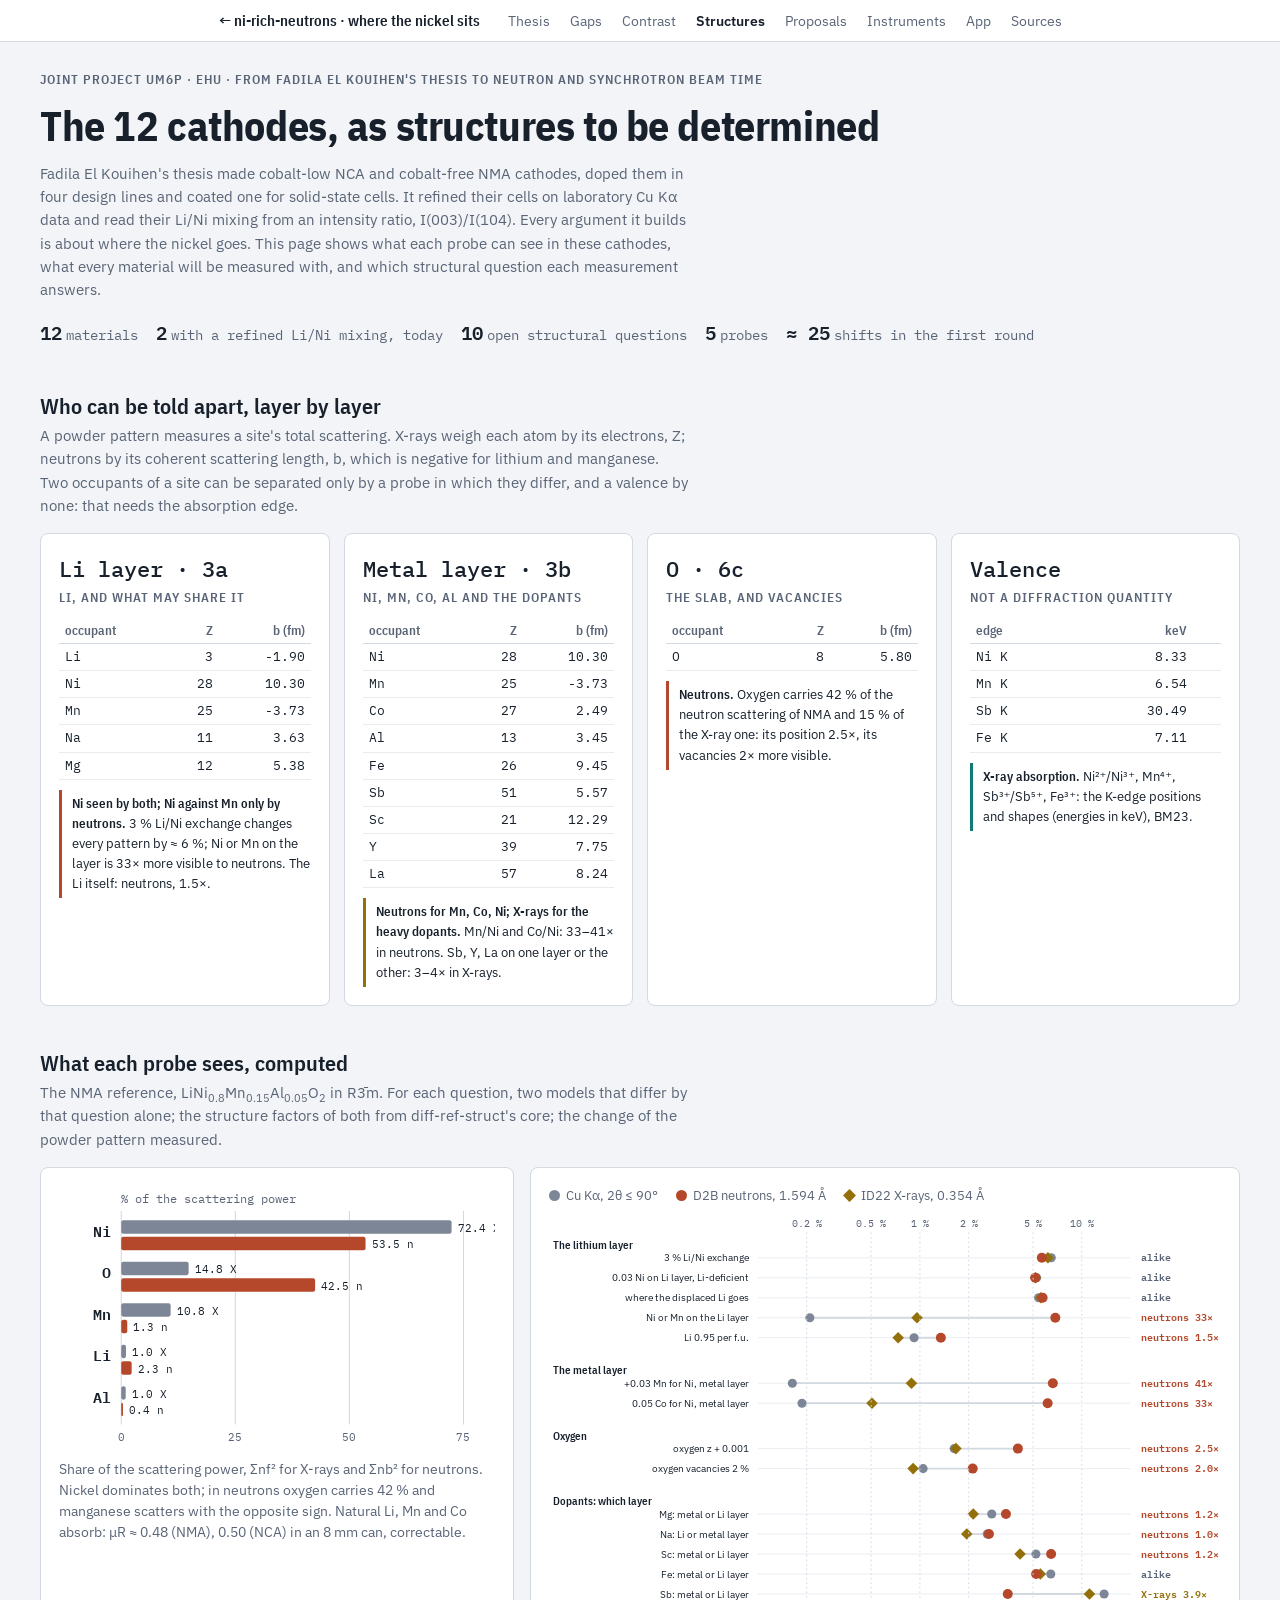
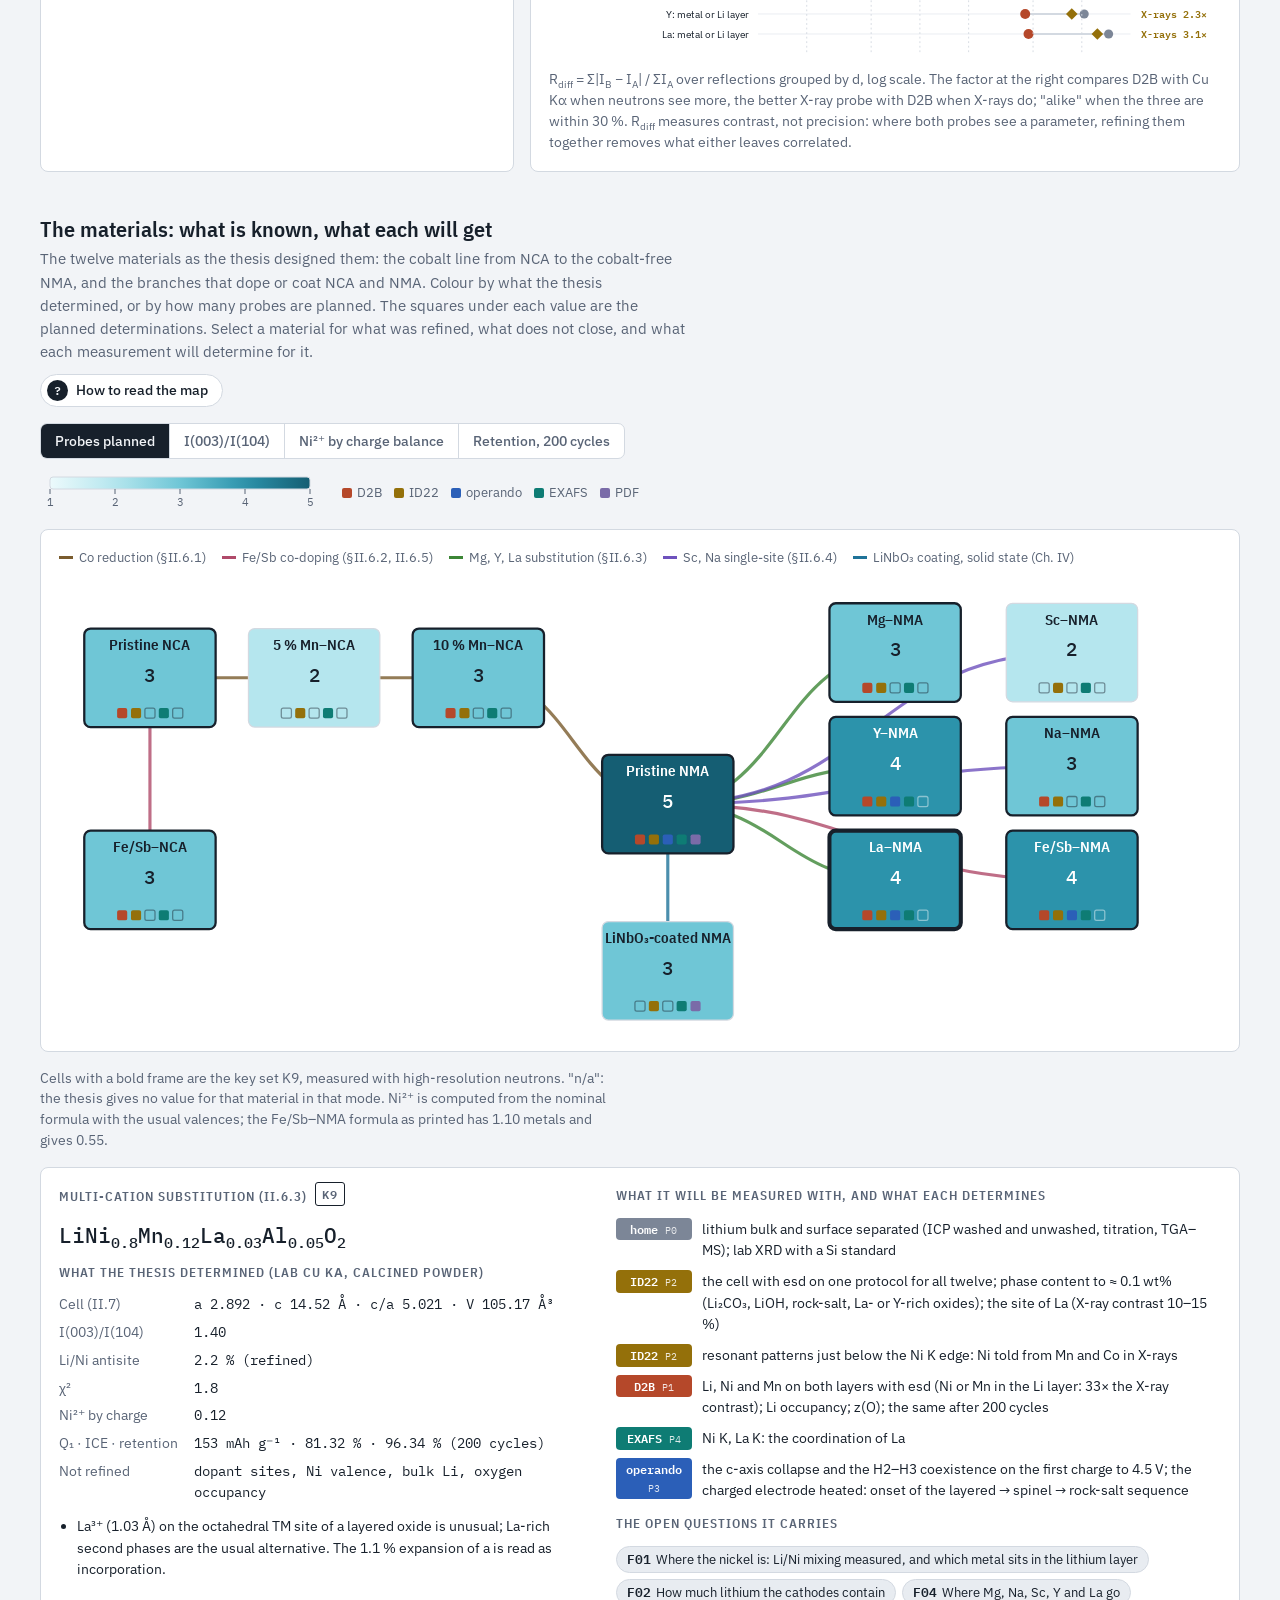
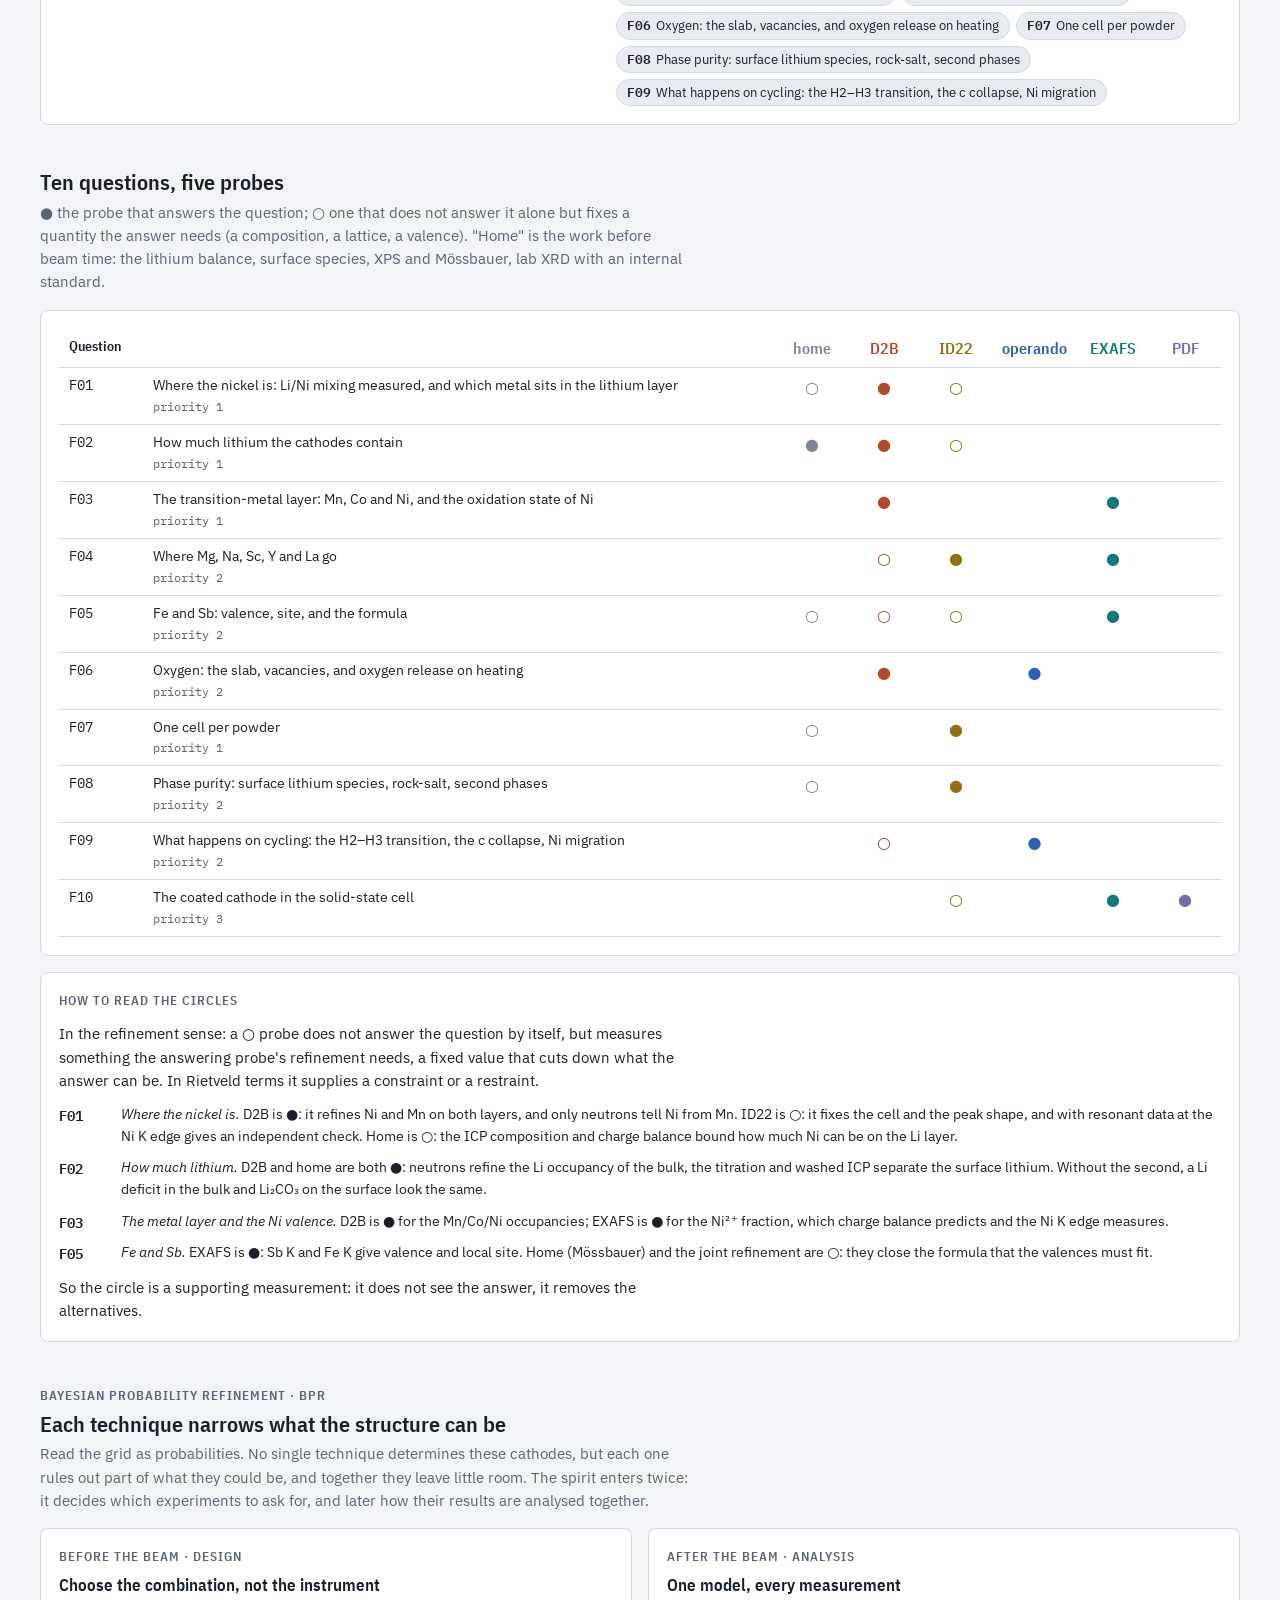
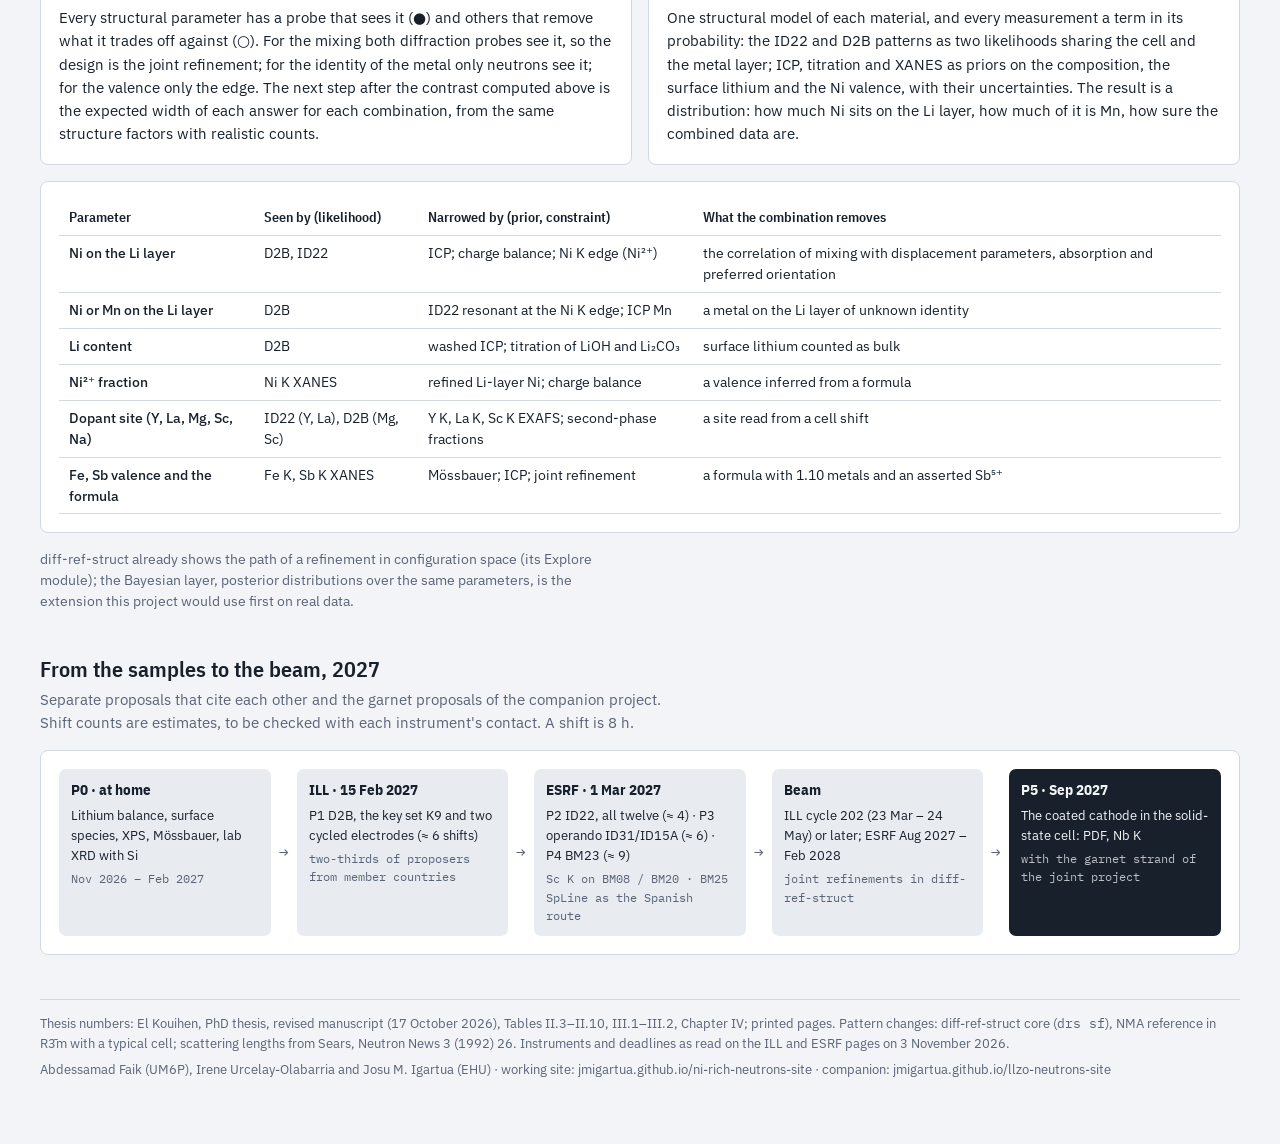
<file: structures/index.html>
<!doctype html>
<html lang="en">
<head>
<meta charset="utf-8">
<meta name="viewport" content="width=device-width,initial-scale=1,viewport-fit=cover">
<title>El Kouihen Cathode Structures</title>
<link rel="preconnect" href="https://fonts.googleapis.com">
<link rel="preconnect" href="https://fonts.gstatic.com" crossorigin>
<link rel="stylesheet" href="https://fonts.googleapis.com/css2?family=IBM+Plex+Mono:wght@400;500;600&family=IBM+Plex+Sans+Condensed:wght@500;600;700&family=IBM+Plex+Sans:ital,wght@0,400;0,500;0,600;1,400&display=swap">
<style>
:root{
  color-scheme:light;
  --bg:#F2F4F7; --surface:#FFFFFF; --ink:#17202B; --muted:#596476; --rule:#D3D9E1; --soft:#E8ECF1;
  --rb:#6E52BD; --ba:#1F7399; --y:#3C8636; --lco:#7A5C2E; --lfe:#B04A6A; --lsub:#3C8636; --lsite:#6E52BD; --lss:#1F7399; --mark:#17202B;
  --pn:#B5482A; --px:#94700A; --pa:#0E7C74; --pl:#7C8697; --pp:#7A6BA8; --po:#2B5FB8;
  --sans:"IBM Plex Sans",system-ui,-apple-system,"Segoe UI",sans-serif;
  --cond:"IBM Plex Sans Condensed","IBM Plex Sans",system-ui,sans-serif;
  --mono:"IBM Plex Mono",ui-monospace,"SF Mono",Menlo,monospace;
}
@media (prefers-color-scheme: dark){
  :root:not([data-theme="light"]){
    color-scheme:dark;
    --bg:#0F131A; --surface:#171D26; --ink:#E5E9EF; --muted:#97A2B2; --rule:#2B3441; --soft:#1F2732;
    --rb:#A890F2; --ba:#5DB3DA; --y:#7CC56E; --lco:#D9B27A; --lfe:#F08FB0; --lsub:#7CC56E; --lsite:#A890F2; --lss:#5DB3DA; --mark:#F4F6F9;
    --pn:#F08A5D; --px:#E2B84A; --pa:#4FC1B5; --pl:#8F9AAB; --pp:#B0A4E0; --po:#7FA8F0;
  }
}
:root[data-theme="dark"]{
  color-scheme:dark;
  --bg:#0F131A; --surface:#171D26; --ink:#E5E9EF; --muted:#97A2B2; --rule:#2B3441; --soft:#1F2732;
  --rb:#A890F2; --ba:#5DB3DA; --y:#7CC56E; --lco:#D9B27A; --lfe:#F08FB0; --lsub:#7CC56E; --lsite:#A890F2; --lss:#5DB3DA; --mark:#F4F6F9;
  --pn:#F08A5D; --px:#E2B84A; --pa:#4FC1B5; --pl:#8F9AAB; --pp:#B0A4E0; --po:#7FA8F0;
}
*{box-sizing:border-box}
body{background:var(--bg);color:var(--ink);font-family:var(--sans);font-size:15px;line-height:1.55;margin:0}
.wrap{max-width:1240px;margin:0 auto;padding-inline:20px;padding-block:28px 64px;display:flex;flex-direction:column;gap:44px}
h1,h2,h3{font-family:var(--cond);text-wrap:balance;margin:0;line-height:1.15}
h1{font-size:clamp(28px,4.2vw,42px);font-weight:700;letter-spacing:-.01em}
h2{font-size:22px;font-weight:600}
h3{font-size:17px;font-weight:600}
p{margin:0;max-width:72ch}
sub,sup{font-size:.72em;line-height:0}
.eyebrow{font-family:var(--cond);font-size:12.5px;letter-spacing:.08em;text-transform:uppercase;color:var(--muted);font-weight:600}
.mono{font-family:var(--mono)}
header{display:flex;flex-direction:column;gap:12px}
.count{display:flex;flex-wrap:wrap;align-items:baseline;gap:8px 18px;font-family:var(--mono);font-size:14px;color:var(--muted);margin-top:6px}
.count b{color:var(--ink);font-weight:600;font-size:19px;margin-right:4px}
section{display:flex;flex-direction:column;gap:16px}
.sec-head{display:flex;flex-direction:column;gap:6px}
.lede{color:var(--muted)}
.panel{background:var(--surface);border:1px solid var(--rule);border-radius:8px;padding:18px}
.scroll{overflow-x:auto}
svg{display:block;max-width:100%;height:auto}
svg text{font-family:var(--mono);fill:currentColor}
svg .cond{font-family:var(--cond)}
svg .sans{font-family:var(--sans)}
svg .mut{fill:var(--muted)}
figure{margin:0;display:flex;flex-direction:column;gap:10px}
figcaption{color:var(--muted);font-size:13.5px;max-width:84ch}
.note{font-size:13.5px;color:var(--muted)}

/* sites */
.sites{display:grid;grid-template-columns:repeat(auto-fit,minmax(min(100%,250px),1fr));gap:14px}
.site{display:flex;flex-direction:column;gap:10px}
.site-h{display:flex;flex-direction:column;gap:2px}
.site-h .f{font-family:var(--mono);font-size:22px;font-weight:500}
.occ{width:100%;min-width:0;border-collapse:collapse;font-size:13px;font-variant-numeric:tabular-nums}
.occ th{font-family:var(--cond);font-weight:600;font-size:12.5px;color:var(--muted);text-align:right;padding:3px 6px;border-bottom:1px solid var(--rule)}
.occ th:first-child,.occ td:first-child{text-align:left}
.occ td{padding:3px 6px;text-align:right;font-family:var(--mono);border-bottom:1px solid var(--soft)}
.verdict{font-size:13px;border-left:3px solid var(--rule);padding:4px 0 4px 10px}
.verdict b{font-family:var(--cond);font-weight:600}
.v-n{border-left-color:var(--pn)} .v-x{border-left-color:var(--px)} .v-a{border-left-color:var(--pa)}

.two{display:grid;grid-template-columns:minmax(0,1fr) minmax(0,1.5fr);gap:16px}
@media (max-width:960px){.two{grid-template-columns:1fr}}
.keys{display:flex;flex-wrap:wrap;gap:6px 18px;font-size:13px;color:var(--muted);align-items:center}
.keys i{display:inline-block;width:11px;height:11px;border-radius:50%;margin-right:6px;vertical-align:-1px}
.keys i.dia{border-radius:1px;transform:rotate(45deg) scale(.85)}

/* matrix */
.toolbar{display:flex;flex-wrap:wrap;gap:14px 28px;align-items:center;justify-content:space-between}
.seg{display:inline-flex;flex-wrap:wrap;border:1px solid var(--rule);border-radius:7px;overflow:hidden;background:var(--surface)}
.seg button{font:500 13.5px var(--sans);color:var(--muted);background:none;border:0;padding:8px 14px;cursor:pointer;border-right:1px solid var(--rule)}
.seg button:last-child{border-right:0}
.seg button[aria-pressed="true"]{background:var(--ink);color:var(--bg)}
.seg button:focus-visible{outline:2px solid var(--ba);outline-offset:-2px}
.legend{display:flex;flex-wrap:wrap;gap:8px 22px;align-items:center;font-size:13px;color:var(--muted)}
.probes{display:flex;flex-wrap:wrap;gap:4px 12px}
.probes span{display:inline-flex;align-items:center;gap:5px}
.probes .sq{width:10px;height:10px;border-radius:2px;display:inline-block}
.families{display:grid;grid-template-columns:repeat(auto-fit,minmax(min(100%,540px),1fr));gap:16px}
.fam{display:flex;flex-direction:column;gap:10px}
.fam-head{display:flex;flex-direction:column;gap:3px}
.fam-head .formula{font-family:var(--mono);font-size:13.5px;color:var(--muted)}
.cell{cursor:pointer}
.cell:focus{outline:none}
.cell:focus-visible rect.box{stroke:var(--ba);stroke-width:3}
.detail{display:grid;grid-template-columns:minmax(0,1fr) minmax(0,1.15fr);gap:18px 30px}
@media (max-width:820px){.detail{grid-template-columns:1fr}}
.detail .formula{font-family:var(--mono);font-size:clamp(16px,2.2vw,21px);font-weight:500;overflow-wrap:anywhere}
.dl{display:grid;grid-template-columns:auto 1fr;gap:6px 16px;margin:0;font-size:14px}
.dl dt{color:var(--muted)}
.dl dd{margin:0;font-family:var(--mono);font-variant-numeric:tabular-nums;overflow-wrap:anywhere}
.dcol{display:flex;flex-direction:column;gap:12px}
.dnotes{margin:0;padding-left:18px;font-size:14px;display:flex;flex-direction:column;gap:6px}
.plan{display:flex;flex-direction:column;gap:8px;margin:0;padding:0;list-style:none}
.plan li{display:grid;grid-template-columns:76px 1fr;gap:10px;font-size:14px;align-items:baseline}
.ptag{font-family:var(--mono);font-size:12px;font-weight:600;border-radius:4px;padding:2px 6px;text-align:center;color:var(--surface)}
.ptag small{font-weight:400;opacity:.85}
.chips{display:flex;flex-wrap:wrap;gap:6px}
.chip{font-size:12.5px;border:1px solid var(--rule);border-radius:999px;padding:3px 10px;background:var(--soft)}
.chip b{font-family:var(--mono);font-weight:600;margin-right:5px}
.badge{font-family:var(--mono);font-size:11.5px;border:1px solid var(--ink);border-radius:3px;padding:1px 6px;margin-left:8px;vertical-align:2px}

/* grid of questions */
table{border-collapse:collapse;width:100%;font-size:13.5px;min-width:720px}
th,td{text-align:left;vertical-align:top;padding:7px 10px;border-bottom:1px solid var(--rule)}
th{font-family:var(--cond);font-weight:600;font-size:14px}
.qg td.m,.qg th.m{text-align:center;width:72px;font-size:16px}
.qg td.id{font-family:var(--mono);white-space:nowrap}
.qg .pri{font-family:var(--mono);font-size:12px;color:var(--muted)}

/* route */
.route{display:flex;flex-wrap:wrap;gap:8px;align-items:stretch}
.step{flex:1 1 170px;background:var(--soft);border-radius:7px;padding:10px 12px;font-size:13px;display:flex;flex-direction:column;gap:4px}
.step .k{font-family:var(--cond);font-weight:700;font-size:14.5px}
.step .add{font-family:var(--mono);font-size:12px;color:var(--muted)}
.step.final{background:var(--ink);color:var(--bg)}
.step.final .add{color:inherit;opacity:.75}
.arrow{align-self:center;color:var(--muted);font-family:var(--mono);font-size:16px}
/* circles and BPR */
.circles{display:flex;flex-direction:column;gap:12px}
.ex{list-style:none;margin:0;padding:0;display:flex;flex-direction:column;gap:10px}
.ex li{display:grid;grid-template-columns:52px 1fr;gap:10px;font-size:14px}
.ex li b{font-family:var(--mono);font-weight:600}
.bpr{display:grid;grid-template-columns:repeat(auto-fit,minmax(min(100%,380px),1fr));gap:16px}
.bcol{display:flex;flex-direction:column;gap:10px}
.bt td:first-child{color:var(--ink);font-weight:500;white-space:normal}
/* reading guide of the matrix */
.howto{align-self:flex-start;display:inline-flex;align-items:center;gap:8px;margin-top:4px;font:500 13.5px var(--sans);color:var(--ink);background:var(--surface);border:1px solid var(--rule);border-radius:999px;padding:5px 14px 5px 6px;cursor:pointer}
.howto .qm{width:21px;height:21px;border-radius:50%;background:var(--ink);color:var(--bg);display:inline-grid;place-items:center;font:600 12px var(--mono)}
.howto:hover{border-color:var(--muted)}
.howto:focus-visible,.g-x:focus-visible,.g-close:focus-visible{outline:2px solid var(--ba);outline-offset:2px}
dialog.guide{width:min(940px,calc(100vw - 32px));max-height:calc(100dvh - 40px);overflow:auto;padding:0;border:1px solid var(--rule);border-radius:10px;background:var(--surface);color:var(--ink);box-shadow:0 20px 60px rgba(0,0,0,.28)}
dialog.guide::backdrop{background:rgba(15,19,26,.55)}
.g-in{padding:22px 24px 24px;display:flex;flex-direction:column;gap:24px}
.g-head{display:flex;justify-content:space-between;align-items:flex-start;gap:16px}
.g-head > div{display:flex;flex-direction:column;gap:6px}
.g-x{flex:none;width:34px;height:34px;border-radius:50%;border:1px solid var(--rule);background:none;color:var(--ink);font:400 20px/1 var(--sans);cursor:pointer}
.g-x:hover{border-color:var(--muted)}
.g-grid{display:grid;grid-template-columns:repeat(auto-fit,minmax(min(100%,380px),1fr));gap:24px 32px}
.g-block{display:flex;flex-direction:column;gap:9px;min-width:0}
.g-block p{font-size:14px}
.g-block + .g-block,.g-grid + .g-block,.g-block + .g-grid,.g-grid + .g-grid{border-top:1px solid var(--soft);padding-top:20px}
.g-grid > .g-block{border-top:0;padding-top:0}
.anat{display:grid;grid-template-columns:220px minmax(0,1fr);gap:14px 24px;align-items:center}
@media (max-width:600px){.anat{grid-template-columns:1fr}.anat svg{width:220px}}
.anat figcaption{text-align:center;font-family:var(--mono);font-size:12px}
.marks,.gp,.gm{list-style:none;margin:0;padding:0;display:flex;flex-direction:column;gap:10px;font-size:14px}
.marks li{display:grid;grid-template-columns:24px minmax(0,1fr);gap:10px;align-items:baseline}
.marks b,.gm b{font-family:var(--cond);font-weight:600;font-size:15px}
.mk{width:22px;height:22px;border-radius:50%;border:1.5px solid var(--ink);display:inline-grid;place-items:center;font:600 12px var(--mono)}
.sqs{display:flex;flex-wrap:wrap;gap:3px 10px;margin-top:6px;font-family:var(--mono);font-size:12.5px}
.sqs span{display:inline-flex;align-items:center;gap:5px}
.sqs i{width:10px;height:10px;border-radius:2px;display:inline-block}
.gp li{display:grid;grid-template-columns:76px minmax(0,1fr) minmax(0,1.1fr);gap:6px 14px;align-items:baseline;padding-bottom:9px;border-bottom:1px solid var(--soft)}
.gp li:last-child{border-bottom:0;padding-bottom:0}
@media (max-width:680px){.gp li{grid-template-columns:76px minmax(0,1fr)}.gp .who{grid-column:2}}
.gp .n{font-family:var(--mono);font-weight:600}
.gp .who{color:var(--muted);font-size:13px;display:flex;flex-direction:column;gap:2px}
.gm li{border-left:3px solid var(--rule);padding:2px 0 2px 10px}
.gm li.now{border-left-color:var(--ink)}
.gm .tag{font-family:var(--mono);font-size:11.5px;border:1px solid var(--ink);border-radius:3px;padding:0 5px;margin-left:8px;vertical-align:1px}
.g-foot{display:flex;justify-content:flex-end}
.g-close{font:500 13.5px var(--sans);color:var(--bg);background:var(--ink);border:0;border-radius:7px;padding:8px 18px;cursor:pointer}
footer{font-size:13px;color:var(--muted);display:flex;flex-direction:column;gap:6px;border-top:1px solid var(--rule);padding-top:14px}
@media (prefers-reduced-motion:no-preference){.cell rect.box{transition:stroke-width .12s}}

.map-wrap{overflow-x:auto}
.legend-lines{display:flex;flex-wrap:wrap;gap:6px 16px;font-size:13px;color:var(--muted)}
.legend-lines i{display:inline-block;width:14px;height:3px;margin-right:6px;vertical-align:3px}

</style>
</head>
<body>
<style>
.sitebar{position:sticky;top:env(safe-area-inset-top,0px);z-index:10;background:var(--surface);border-bottom:1px solid var(--rule)}
.sitebar nav{max-width:1240px;margin:0 auto;padding:9px 20px;display:flex;flex-wrap:wrap;align-items:baseline;gap:6px 20px;font-size:13.5px}
.sitebar a{color:var(--muted);text-decoration:none}
.sitebar a:hover,.sitebar a:focus-visible{color:var(--ink);text-decoration:underline}
.sitebar .home{font-family:var(--cond);font-weight:600;font-size:15px;color:var(--ink);margin-right:8px}
.sitebar .here{color:var(--ink);font-weight:600}
</style>
<header class="sitebar"><nav aria-label="The project site">
<a class="home" href="../index.html">&larr; ni-rich-neutrons &middot; where the nickel sits</a>
<a href="../thesis/index.html">Thesis</a><a href="../gaps/index.html">Gaps</a><a href="../contrast/index.html">Contrast</a>
<span class="here" aria-current="page">Structures</span><a href="../proposals/index.html">Proposals</a>
<a href="../instruments/index.html">Instruments</a><a href="../app/index.html">App</a><a href="../sources/index.html">Sources</a>
</nav></header>


<div class="wrap">

<header>
  <span class="eyebrow">Joint project UM6P · EHU · from Fadila El Kouihen's thesis to neutron and synchrotron beam time</span>
  <h1>The 12 cathodes, as structures to be determined</h1>
  <p class="lede">Fadila El Kouihen's thesis made cobalt-low NCA and cobalt-free NMA cathodes, doped them in four design lines and coated one for solid-state cells. It refined their cells on laboratory Cu Kα data and read their Li/Ni mixing from an intensity ratio, I(003)/I(104). Every argument it builds is about where the nickel goes. This page shows what each probe can see in these cathodes, what every material will be measured with, and which structural question each measurement answers.</p>
  <div class="count"><span><b>12</b>materials</span><span><b>2</b>with a refined Li/Ni mixing, today</span><span><b>10</b>open structural questions</span><span><b>5</b>probes</span><span><b>≈ 25</b>shifts in the first round</span></div>
</header>

<section aria-labelledby="h-sites">
  <div class="sec-head">
    <h2 id="h-sites">Who can be told apart, layer by layer</h2>
    <p class="lede">A powder pattern measures a site's total scattering. X-rays weigh each atom by its electrons, Z; neutrons by its coherent scattering length, b, which is negative for lithium and manganese. Two occupants of a site can be separated only by a probe in which they differ, and a valence by none: that needs the absorption edge.</p>
  </div>
  <div class="sites" id="sites"></div>
</section>

<section aria-labelledby="h-probe">
  <div class="sec-head">
    <h2 id="h-probe">What each probe sees, computed</h2>
    <p class="lede">The NMA reference, LiNi<sub>0.8</sub>Mn<sub>0.15</sub>Al<sub>0.05</sub>O<sub>2</sub> in R3̄m. For each question, two models that differ by that question alone; the structure factors of both from diff-ref-struct's core; the change of the powder pattern measured.</p>
  </div>
  <div class="two">
    <figure class="panel">
      <svg id="weights" viewBox="0 0 420 260" role="img" aria-label="Share of the scattering power by element in X-rays and in neutrons for NMA."></svg>
      <figcaption>Share of the scattering power, Σnf² for X-rays and Σnb² for neutrons. Nickel dominates both; in neutrons oxygen carries 42 % and manganese scatters with the opposite sign. Natural Li, Mn and Co absorb: μR ≈ <span id="mur"></span> in an 8 mm can, correctable.</figcaption>
    </figure>
    <figure class="panel">
      <div class="keys"><span><i style="background:var(--pl)"></i>Cu Kα, 2θ ≤ 90°</span><span><i style="background:var(--pn)"></i>D2B neutrons, 1.594 Å</span><span><i class="dia" style="background:var(--px)"></i>ID22 X-rays, 0.354 Å</span></div>
      <div class="scroll"><svg id="dots" viewBox="0 0 740 520" role="img" aria-label="Pattern change for sixteen structural questions in three probes, log scale."></svg></div>
      <figcaption>R<sub>diff</sub> = Σ|I<sub>B</sub> − I<sub>A</sub>| / ΣI<sub>A</sub> over reflections grouped by d, log scale. The factor at the right compares D2B with Cu Kα when neutrons see more, the better X-ray probe with D2B when X-rays do; "alike" when the three are within 30 %. R<sub>diff</sub> measures contrast, not precision: where both probes see a parameter, refining them together removes what either leaves correlated.</figcaption>
    </figure>
  </div>
</section>

<section aria-labelledby="h-matrix">
  <div class="sec-head">
    <h2 id="h-matrix">The materials: what is known, what each will get</h2>
    <p class="lede">The twelve materials as the thesis designed them: the cobalt line from NCA to the cobalt-free NMA, and the branches that dope or coat NCA and NMA. Colour by what the thesis determined, or by how many probes are planned. The squares under each value are the planned determinations. Select a material for what was refined, what does not close, and what each measurement will determine for it.</p>
    <button type="button" class="howto" id="howto-open" aria-haspopup="dialog" aria-controls="guide"><span class="qm" aria-hidden="true">?</span>How to read the map</button>
  </div>
  <div class="toolbar">
    <div class="seg" role="group" aria-label="Colour the cells by">
      <button type="button" id="m-plan" data-mode="plan" aria-pressed="true">Probes planned</button>
      <button type="button" id="m-i003" data-mode="i003" aria-pressed="false">I(003)/I(104)</button>
      <button type="button" id="m-ni2" data-mode="ni2" aria-pressed="false">Ni²⁺ by charge balance</button>
      <button type="button" id="m-ret" data-mode="ret" aria-pressed="false">Retention, 200 cycles</button>
    </div>
    <div class="legend">
      <svg id="ramp" viewBox="0 0 280 40" width="280" aria-hidden="true"></svg>
      <div class="probes"><span><i class="sq" style="background:var(--pn)"></i>D2B</span><span><i class="sq" style="background:var(--px)"></i>ID22</span><span><i class="sq" style="background:var(--po)"></i>operando</span><span><i class="sq" style="background:var(--pa)"></i>EXAFS</span><span><i class="sq" style="background:var(--pp)"></i>PDF</span></div>
    </div>
  </div>
  <figure class="panel">
    <div class="legend-lines"><span><i style="background:var(--lco)"></i>Co reduction (§II.6.1)</span><span><i style="background:var(--lfe)"></i>Fe/Sb co-doping (§II.6.2, II.6.5)</span><span><i style="background:var(--lsub)"></i>Mg, Y, La substitution (§II.6.3)</span><span><i style="background:var(--lsite)"></i>Sc, Na single-site (§II.6.4)</span><span><i style="background:var(--lss)"></i>LiNbO₃ coating, solid state (Ch. IV)</span></div>
    <div class="map-wrap"><svg id="map" viewBox="0 0 920 360" role="img" aria-label="The twelve materials: NCA, 5 % and 10 % Mn–NCA and NMA in a line; Fe/Sb–NCA from NCA; Mg, Y, La, Sc, Na and Fe/Sb–NMA and the coated NMA from NMA."></svg></div>
  </figure>
  <p class="note">Cells with a bold frame are the key set K9, measured with high-resolution neutrons. "n/a": the thesis gives no value for that material in that mode. Ni²⁺ is computed from the nominal formula with the usual valences; the Fe/Sb–NMA formula as printed has 1.10 metals and gives 0.55.</p>
  <div class="panel detail" id="detail" aria-live="polite"></div>
  <dialog class="guide" id="guide" aria-labelledby="g-title">
    <div class="g-in">
      <div class="g-head">
        <div>
          <span class="eyebrow">Reading guide · the materials</span>
          <h2 id="g-title">How to read the map</h2>
          <p class="lede">Each box is one material, and it says four things at once: its name, which probes are planned for it (the five squares), how many that is (the number, repeated by the shade), and whether it is one of the key set (the frame).</p>
        </div>
        <button type="button" class="g-x" id="g-x" aria-label="Close the reading guide">×</button>
      </div>
      <div id="g-body"></div>
      <div class="g-foot"><button type="button" class="g-close" id="g-close">Back to the map</button></div>
    </div>
  </dialog>
</section>

<section aria-labelledby="h-q">
  <div class="sec-head">
    <h2 id="h-q">Ten questions, five probes</h2>
    <p class="lede">● the probe that answers the question; ○ one that does not answer it alone but fixes a quantity the answer needs (a composition, a lattice, a valence). "Home" is the work before beam time: the lithium balance, surface species, XPS and Mössbauer, lab XRD with an internal standard.</p>
  </div>
  <div class="panel scroll"><table class="qg" id="qgrid"></table></div>
  <div class="panel circles">
    <span class="eyebrow">How to read the circles</span>
    <p>In the refinement sense: a ○ probe does not answer the question by itself, but measures something the answering probe's refinement needs, a fixed value that cuts down what the answer can be. In Rietveld terms it supplies a constraint or a restraint.</p>
    <ul class="ex">
      <li><b>F01</b><span><i>Where the nickel is.</i> D2B is ●: it refines Ni and Mn on both layers, and only neutrons tell Ni from Mn. ID22 is ○: it fixes the cell and the peak shape, and with resonant data at the Ni K edge gives an independent check. Home is ○: the ICP composition and charge balance bound how much Ni can be on the Li layer.</span></li>
      <li><b>F02</b><span><i>How much lithium.</i> D2B and home are both ●: neutrons refine the Li occupancy of the bulk, the titration and washed ICP separate the surface lithium. Without the second, a Li deficit in the bulk and Li₂CO₃ on the surface look the same.</span></li>
      <li><b>F03</b><span><i>The metal layer and the Ni valence.</i> D2B is ● for the Mn/Co/Ni occupancies; EXAFS is ● for the Ni²⁺ fraction, which charge balance predicts and the Ni K edge measures.</span></li>
      <li><b>F05</b><span><i>Fe and Sb.</i> EXAFS is ●: Sb K and Fe K give valence and local site. Home (Mössbauer) and the joint refinement are ○: they close the formula that the valences must fit.</span></li>
    </ul>
    <p>So the circle is a supporting measurement: it does not see the answer, it removes the alternatives.</p>
  </div>
</section>

<section aria-labelledby="h-bpr">
  <div class="sec-head">
    <span class="eyebrow">Bayesian probability refinement · BPR</span>
    <h2 id="h-bpr">Each technique narrows what the structure can be</h2>
    <p class="lede">Read the grid as probabilities. No single technique determines these cathodes, but each one rules out part of what they could be, and together they leave little room. The spirit enters twice: it decides which experiments to ask for, and later how their results are analysed together.</p>
  </div>
  <div class="bpr">
    <div class="panel bcol">
      <span class="eyebrow">Before the beam · design</span>
      <h3>Choose the combination, not the instrument</h3>
      <p>Every structural parameter has a probe that sees it (●) and others that remove what it trades off against (○). For the mixing both diffraction probes see it, so the design is the joint refinement; for the identity of the metal only neutrons see it; for the valence only the edge. The next step after the contrast computed above is the expected width of each answer for each combination, from the same structure factors with realistic counts.</p>
    </div>
    <div class="panel bcol">
      <span class="eyebrow">After the beam · analysis</span>
      <h3>One model, every measurement</h3>
      <p>One structural model of each material, and every measurement a term in its probability: the ID22 and D2B patterns as two likelihoods sharing the cell and the metal layer; ICP, titration and XANES as priors on the composition, the surface lithium and the Ni valence, with their uncertainties. The result is a distribution: how much Ni sits on the Li layer, how much of it is Mn, how sure the combined data are.</p>
    </div>
  </div>
  <div class="panel scroll">
    <table class="bt">
      <thead><tr><th>Parameter</th><th>Seen by (likelihood)</th><th>Narrowed by (prior, constraint)</th><th>What the combination removes</th></tr></thead>
      <tbody>
        <tr><td>Ni on the Li layer</td><td>D2B, ID22</td><td>ICP; charge balance; Ni K edge (Ni²⁺)</td><td>the correlation of mixing with displacement parameters, absorption and preferred orientation</td></tr>
        <tr><td>Ni or Mn on the Li layer</td><td>D2B</td><td>ID22 resonant at the Ni K edge; ICP Mn</td><td>a metal on the Li layer of unknown identity</td></tr>
        <tr><td>Li content</td><td>D2B</td><td>washed ICP; titration of LiOH and Li₂CO₃</td><td>surface lithium counted as bulk</td></tr>
        <tr><td>Ni²⁺ fraction</td><td>Ni K XANES</td><td>refined Li-layer Ni; charge balance</td><td>a valence inferred from a formula</td></tr>
        <tr><td>Dopant site (Y, La, Mg, Sc, Na)</td><td>ID22 (Y, La), D2B (Mg, Sc)</td><td>Y K, La K, Sc K EXAFS; second-phase fractions</td><td>a site read from a cell shift</td></tr>
        <tr><td>Fe, Sb valence and the formula</td><td>Fe K, Sb K XANES</td><td>Mössbauer; ICP; joint refinement</td><td>a formula with 1.10 metals and an asserted Sb⁵⁺</td></tr>
      </tbody>
    </table>
  </div>
  <p class="note">diff-ref-struct already shows the path of a refinement in configuration space (its Explore module); the Bayesian layer, posterior distributions over the same parameters, is the extension this project would use first on real data.</p>
</section>

<section aria-labelledby="h-route">
  <div class="sec-head">
    <h2 id="h-route">From the samples to the beam, 2027</h2>
    <p class="lede">Separate proposals that cite each other and the garnet proposals of the companion project. Shift counts are estimates, to be checked with each instrument's contact. A shift is 8 h.</p>
  </div>
  <div class="panel">
    <div class="route">
      <div class="step"><span class="k">P0 · at home</span>Lithium balance, surface species, XPS, Mössbauer, lab XRD with Si<span class="add">Nov 2026 – Feb 2027</span></div>
      <span class="arrow" aria-hidden="true">→</span>
      <div class="step"><span class="k">ILL · 15 Feb 2027</span>P1 D2B, the key set K9 and two cycled electrodes (≈ 6 shifts)<span class="add">two-thirds of proposers from member countries</span></div>
      <span class="arrow" aria-hidden="true">→</span>
      <div class="step"><span class="k">ESRF · 1 Mar 2027</span>P2 ID22, all twelve (≈ 4) · P3 operando ID31/ID15A (≈ 6) · P4 BM23 (≈ 9)<span class="add">Sc K on BM08 / BM20 · BM25 SpLine as the Spanish route</span></div>
      <span class="arrow" aria-hidden="true">→</span>
      <div class="step"><span class="k">Beam</span>ILL cycle 202 (23 Mar – 24 May) or later; ESRF Aug 2027 – Feb 2028<span class="add">joint refinements in diff-ref-struct</span></div>
      <span class="arrow" aria-hidden="true">→</span>
      <div class="step final"><span class="k">P5 · Sep 2027</span>The coated cathode in the solid-state cell: PDF, Nb K<span class="add">with the garnet strand of the joint project</span></div>
    </div>
  </div>
</section>

<footer>
  <span>Thesis numbers: El Kouihen, PhD thesis, revised manuscript (17 October 2026), Tables II.3–II.10, III.1–III.2, Chapter IV; printed pages. Pattern changes: diff-ref-struct core (<span class="mono">drs sf</span>), NMA reference in R3̄m with a typical cell; scattering lengths from Sears, Neutron News 3 (1992) 26. Instruments and deadlines as read on the ILL and ESRF pages on 3 November 2026.</span>
  <span>Abdessamad Faik (UM6P), Irene Urcelay-Olabarria and Josu M. Igartua (EHU) · working site: jmigartua.github.io/ni-rich-neutrons-site · companion: jmigartua.github.io/llzo-neutrons-site</span>
</footer>
</div>

<script>
(function(){
const DATA=[{"id": "NCA", "name": "Pristine NCA", "group": "Co reduction (II.6.1)", "nominal": "LiNi0.8Co0.15Al0.05O2", "cells": [{"tables": "II.3, II.5", "a": 2.8815, "c": 14.2229, "c_a_printed": 4.9359, "V_printed": 102.27, "c_a": 4.9359, "V": 102.27, "V_agrees": true}], "i003": 1.05, "antisite": null, "chi2": 3.35, "lio": 2.363, "li": 0.932, "ni2": 0.0, "tm": 1.0, "ec": {"q1": 128, "ice": 63, "ret": 87.9, "cyc": 200}, "note": null, "plan": [["home", "P0", "lithium bulk and surface separated (ICP washed and unwashed, titration, TGA–MS); lab XRD with a Si standard"], ["ID22", "P2", "the cell with esd on one protocol for all twelve; phase content to ≈ 0.1 wt% (Li₂CO₃, LiOH, rock-salt)"], ["D2B", "P1", "Li, Ni and Mn on both layers with esd (Ni or Mn in the Li layer: 33× the X-ray contrast); Li occupancy; z(O)"], ["EXAFS", "P4", "Ni K, Co K: the mean Ni oxidation state against charge balance"]], "q": ["F01", "F02", "F03", "F07", "F08"], "k9": true}, {"id": "Mn5-NCA", "name": "5 % Mn–NCA", "group": "Co reduction (II.6.1)", "nominal": "LiNi0.8Co0.1Mn0.05Al0.05O2", "cells": [{"tables": "II.3", "a": 2.8817, "c": 14.2232, "c_a_printed": 4.9357, "V_printed": 102.29, "c_a": 4.9357, "V": 102.29, "V_agrees": true}], "i003": null, "antisite": null, "chi2": null, "lio": null, "li": 0.924, "ni2": 0.05, "tm": 1.0, "ec": null, "note": "Table II.3 prints the formula with Co0.15 (sum 1.05); the text and the ICP give Co0.10.", "plan": [["ID22", "P2", "the cell with esd on one protocol for all twelve; phase content to ≈ 0.1 wt% (Li₂CO₃, LiOH, rock-salt)"], ["EXAFS", "P4", "Ni K, Co K, Mn K: the mean Ni oxidation state against charge balance (0.05 Ni²⁺ predicted)"]], "q": ["F01", "F03", "F07", "F08"], "k9": false}, {"id": "Mn10-NCA", "name": "10 % Mn–NCA", "group": "Co reduction (II.6.1)", "nominal": "LiNi0.8Co0.05Mn0.1Al0.05O2", "cells": [{"tables": "II.3", "a": 2.899, "c": 14.3274, "c_a_printed": 4.9422, "V_printed": 104.28, "c_a": 4.9422, "V": 104.28, "V_agrees": true}], "i003": null, "antisite": null, "chi2": null, "lio": null, "li": 0.917, "ni2": 0.1, "tm": 1.0, "ec": null, "note": null, "plan": [["home", "P0", "lithium bulk and surface separated (ICP washed and unwashed, titration, TGA–MS); lab XRD with a Si standard"], ["ID22", "P2", "the cell with esd on one protocol for all twelve; phase content to ≈ 0.1 wt% (Li₂CO₃, LiOH, rock-salt)"], ["ID22", "P2", "resonant patterns just below the Ni K edge: Ni told from Mn and Co in X-rays"], ["D2B", "P1", "Li, Ni and Mn on both layers with esd (Ni or Mn in the Li layer: 33× the X-ray contrast); Li occupancy; z(O)"], ["EXAFS", "P4", "Ni K, Co K, Mn K: the mean Ni oxidation state against charge balance (0.1 Ni²⁺ predicted)"]], "q": ["F01", "F02", "F03", "F07", "F08"], "k9": true}, {"id": "NMA", "name": "Pristine NMA", "group": "Co reduction (II.6.1) · reference of II.6.3–II.6.5", "nominal": "LiNi0.8Mn0.15Al0.05O2", "cells": [{"tables": "II.3", "a": 2.9042, "c": 14.3489, "c_a_printed": 4.9407, "V_printed": 104.58, "c_a": 4.9407, "V": 104.81, "V_agrees": false}, {"tables": "II.7, II.9", "a": 2.86, "c": 14.3, "c_a_printed": 5.0, "V_printed": 101.3, "c_a": 5.0, "V": 101.3, "V_agrees": true}, {"tables": "II.8", "a": 2.86, "c": 14.3, "c_a_printed": 5.0, "V_printed": 102.6, "c_a": 5.0, "V": 101.3, "V_agrees": false}], "i003": 1.2, "antisite": 3.5, "chi2": 2.3, "lio": 2.391, "li": 0.908, "ni2": 0.15, "tm": 1.0, "ec": {"q1": 147, "ice": 98, "ret": 76.53, "cyc": 200}, "note": "Two incompatible cells for one powder: a = 2.9042 Å (Table II.3) and 2.860 Å (Tables II.7–II.9); Table II.8 also gives V = 102.6 Å³ where a and c give 101.3 Å³. χ² 2.3 (II.7, II.8) and 3.40 (II.9).", "plan": [["home", "P0", "lithium bulk and surface separated (ICP washed and unwashed, titration, TGA–MS); lab XRD with a Si standard"], ["ID22", "P2", "the cell with esd on one protocol for all twelve; phase content to ≈ 0.1 wt% (Li₂CO₃, LiOH, rock-salt)"], ["ID22", "P2", "resonant patterns just below the Ni K edge: Ni told from Mn and Co in X-rays"], ["D2B", "P1", "Li, Ni and Mn on both layers with esd (Ni or Mn in the Li layer: 33× the X-ray contrast); Li occupancy; z(O); the same after 200 cycles"], ["EXAFS", "P4", "Ni K, Mn K: the mean Ni oxidation state against charge balance (0.15 Ni²⁺ predicted)"], ["operando", "P3", "the c-axis collapse and the H2–H3 coexistence on the first charge to 4.5 V; the charged electrode heated: onset of the layered → spinel → rock-salt sequence"], ["PDF", "P5", "X-ray total scattering of the coating and the solid-state interface"]], "q": ["F01", "F02", "F03", "F06", "F07", "F08", "F09", "F10"], "k9": true}, {"id": "FeSb-NCA", "name": "Fe/Sb–NCA", "group": "Fe/Sb co-doping (II.6.2)", "nominal": "LiNi0.8Co0.05Fe0.05Sb0.05Al0.05O2", "cells": [{"tables": "II.5", "a": 2.882, "c": 14.2485, "c_a_printed": 4.944, "V_printed": 102.49, "c_a": 4.944, "V": 102.49, "V_agrees": true}], "i003": 1.3, "antisite": null, "chi2": 3.46, "lio": 2.375, "li": null, "ni2": 0.1, "tm": 1.0, "ec": {"q1": 143.5, "ice": 88.31, "ret": 87.11, "cyc": 200}, "note": "The text says c/a decreases from 4.944 to 4.9359; Table II.5 shows it increasing (NCA 4.9359 → Fe/Sb–NCA 4.944). Sb⁵⁺ is asserted, not measured. I(003)/I(104) of pristine NCA is 1.05, below the 1.2 threshold the text says it exceeds.", "plan": [["home", "P0", "lithium bulk and surface separated (ICP washed and unwashed, titration, TGA–MS); lab XRD with a Si standard; XPS Sb 3d, ⁵⁷Fe Mössbauer"], ["ID22", "P2", "the cell with esd on one protocol for all twelve; phase content to ≈ 0.1 wt% (Li₂CO₃, LiOH, rock-salt)"], ["D2B", "P1", "Li, Ni and Mn on both layers with esd (Ni or Mn in the Li layer: 33× the X-ray contrast); Li occupancy; z(O)"], ["EXAFS", "P4", "Ni K, Co K, Fe K, Sb K: the Sb valence (Sb³⁺ or Sb⁵⁺), Fe valence and site"]], "q": ["F01", "F02", "F05", "F07", "F08"], "k9": true}, {"id": "Mg-NMA", "name": "Mg–NMA", "group": "Multi-cation substitution (II.6.3)", "nominal": "LiNi0.8Mn0.12Mg0.03Al0.05O2", "cells": [{"tables": "II.7", "a": 2.852, "c": 14.31, "c_a_printed": 5.02, "V_printed": 100.83, "c_a": 5.0175, "V": 100.8, "V_agrees": true}], "i003": 1.28, "antisite": null, "chi2": 2.0, "lio": null, "li": null, "ni2": 0.09, "tm": 1.0, "ec": {"q1": 138, "ice": 81.56, "ret": 71.01, "cyc": 200}, "note": null, "plan": [["home", "P0", "lithium bulk and surface separated (ICP washed and unwashed, titration, TGA–MS); lab XRD with a Si standard"], ["ID22", "P2", "the cell with esd on one protocol for all twelve; phase content to ≈ 0.1 wt% (Li₂CO₃, LiOH, rock-salt)"], ["D2B", "P1", "Li, Ni and Mn on both layers with esd (Ni or Mn in the Li layer: 33× the X-ray contrast); Li occupancy; z(O); Mg on the Li or the metal layer"], ["EXAFS", "P4", "Ni K, Mn K: the mean Ni oxidation state against charge balance (0.09 Ni²⁺ predicted)"]], "q": ["F01", "F02", "F04", "F07", "F08"], "k9": true}, {"id": "Y-NMA", "name": "Y–NMA", "group": "Multi-cation substitution (II.6.3)", "nominal": "LiNi0.8Mn0.12Y0.03Al0.05O2", "cells": [{"tables": "II.7", "a": 2.86, "c": 14.35, "c_a_printed": 5.02, "V_printed": 101.65, "c_a": 5.0175, "V": 101.65, "V_agrees": true}], "i003": 1.35, "antisite": null, "chi2": 1.9, "lio": null, "li": null, "ni2": 0.12, "tm": 1.0, "ec": {"q1": 182, "ice": 94.15, "ret": 92.86, "cyc": 200}, "note": null, "plan": [["home", "P0", "lithium bulk and surface separated (ICP washed and unwashed, titration, TGA–MS); lab XRD with a Si standard"], ["ID22", "P2", "the cell with esd on one protocol for all twelve; phase content to ≈ 0.1 wt% (Li₂CO₃, LiOH, rock-salt, La- or Y-rich oxides); the site of Y (X-ray contrast 10–15 %)"], ["D2B", "P1", "Li, Ni and Mn on both layers with esd (Ni or Mn in the Li layer: 33× the X-ray contrast); Li occupancy; z(O)"], ["EXAFS", "P4", "Ni K, Y K: the coordination of Y, octahedral in the layer or in a second phase"], ["operando", "P3", "the c-axis collapse and the H2–H3 coexistence on the first charge to 4.5 V; the charged electrode heated: onset of the layered → spinel → rock-salt sequence"]], "q": ["F01", "F02", "F04", "F06", "F07", "F08", "F09"], "k9": true}, {"id": "La-NMA", "name": "La–NMA", "group": "Multi-cation substitution (II.6.3)", "nominal": "LiNi0.8Mn0.12La0.03Al0.05O2", "cells": [{"tables": "II.7", "a": 2.892, "c": 14.52, "c_a_printed": 5.02, "V_printed": 105.17, "c_a": 5.0207, "V": 105.17, "V_agrees": true}], "i003": 1.4, "antisite": 2.2, "chi2": 1.8, "lio": null, "li": null, "ni2": 0.12, "tm": 1.0, "ec": {"q1": 153, "ice": 81.32, "ret": 96.34, "cyc": 200}, "note": "La³⁺ (1.03 Å) on the octahedral TM site of a layered oxide is unusual; La-rich second phases are the usual alternative. The 1.1 % expansion of a is read as incorporation.", "plan": [["home", "P0", "lithium bulk and surface separated (ICP washed and unwashed, titration, TGA–MS); lab XRD with a Si standard"], ["ID22", "P2", "the cell with esd on one protocol for all twelve; phase content to ≈ 0.1 wt% (Li₂CO₃, LiOH, rock-salt, La- or Y-rich oxides); the site of La (X-ray contrast 10–15 %)"], ["ID22", "P2", "resonant patterns just below the Ni K edge: Ni told from Mn and Co in X-rays"], ["D2B", "P1", "Li, Ni and Mn on both layers with esd (Ni or Mn in the Li layer: 33× the X-ray contrast); Li occupancy; z(O); the same after 200 cycles"], ["EXAFS", "P4", "Ni K, La K: the coordination of La"], ["operando", "P3", "the c-axis collapse and the H2–H3 coexistence on the first charge to 4.5 V; the charged electrode heated: onset of the layered → spinel → rock-salt sequence"]], "q": ["F01", "F02", "F04", "F06", "F07", "F08", "F09"], "k9": true}, {"id": "Sc-NMA", "name": "Sc–NMA", "group": "Single-site doping (II.6.4)", "nominal": "LiNi0.8Mn0.12Sc0.03Al0.05O2", "cells": [{"tables": "II.8", "a": 2.872, "c": 14.42, "c_a_printed": 5.02, "V_printed": 103.5, "c_a": 5.0209, "V": 103.01, "V_agrees": false}], "i003": 1.32, "antisite": null, "chi2": 2.0, "lio": null, "li": null, "ni2": 0.12, "tm": 1.0, "ec": null, "note": "Sc assumed on the TM (Mn) site. No electrochemistry reported.", "plan": [["ID22", "P2", "the cell with esd on one protocol for all twelve; phase content to ≈ 0.1 wt% (Li₂CO₃, LiOH, rock-salt, La- or Y-rich oxides)"], ["EXAFS", "P4", "Ni K, Sc K (BM08 or BM20): the coordination of Sc"]], "q": ["F01", "F04", "F07", "F08"], "k9": false}, {"id": "Na-NMA", "name": "Na–NMA", "group": "Single-site doping (II.6.4)", "nominal": "Li0.97Na0.03Ni0.8Mn0.15Al0.05O2", "cells": [{"tables": "II.8", "a": 2.868, "c": 14.58, "c_a_printed": 5.08, "V_printed": 104.3, "c_a": 5.0837, "V": 103.86, "V_agrees": false}], "i003": 1.45, "antisite": null, "chi2": 1.9, "lio": null, "li": null, "ni2": 0.15, "tm": 1.0, "ec": null, "note": "Na assumed on the Li site; c expands by 2 % (14.30 → 14.58 Å). No electrochemistry reported.", "plan": [["home", "P0", "lithium bulk and surface separated (ICP washed and unwashed, titration, TGA–MS); lab XRD with a Si standard"], ["ID22", "P2", "the cell with esd on one protocol for all twelve; phase content to ≈ 0.1 wt% (Li₂CO₃, LiOH, rock-salt)"], ["D2B", "P1", "Li, Ni and Mn on both layers with esd (Ni or Mn in the Li layer: 33× the X-ray contrast); Li occupancy; z(O); Na on the Li layer"], ["EXAFS", "P4", "Ni K, Mn K: the mean Ni oxidation state against charge balance (0.15 Ni²⁺ predicted)"]], "q": ["F01", "F02", "F04", "F07", "F08"], "k9": true}, {"id": "FeSb-NMA", "name": "Fe/Sb–NMA", "group": "Fe/Sb co-doping (II.6.5)", "nominal": "LiNi0.8Mn0.15Sb0.05Fe0.05Al0.05O2", "cells": [{"tables": "II.9", "a": 2.91, "c": 14.37, "c_a_printed": 4.9381, "V_printed": 105.38, "c_a": 4.9381, "V": 105.38, "V_agrees": true}], "i003": 1.35, "antisite": null, "chi2": 3.42, "lio": 2.395, "li": null, "ni2": 0.55, "tm": 1.1, "ec": {"q1": 153, "ice": 80.85, "ret": 96.71, "cyc": 200}, "note": "The formula of §II.4.4 has 1.10 metals per formula unit; Table II.10's own theoretical wt% correspond to about Ni0.76Mn0.08Fe0.05Sb0.05Al0.06. Against the pristine row of Table II.9, a grows by 1.7 % and V by 4.0 %, while the text says the volume stays nearly unchanged.", "plan": [["home", "P0", "lithium bulk and surface separated (ICP washed and unwashed, titration, TGA–MS); lab XRD with a Si standard; XPS Sb 3d, ⁵⁷Fe Mössbauer"], ["ID22", "P2", "the cell with esd on one protocol for all twelve; phase content to ≈ 0.1 wt% (Li₂CO₃, LiOH, rock-salt)"], ["D2B", "P1", "Li, Ni and Mn on both layers with esd (Ni or Mn in the Li layer: 33× the X-ray contrast); Li occupancy; z(O)"], ["EXAFS", "P4", "Ni K, Mn K, Fe K, Sb K: the Sb valence, Fe valence and site"], ["operando", "P3", "the c-axis collapse and the H2–H3 coexistence on the first charge to 4.5 V; the charged electrode heated: onset of the layered → spinel → rock-salt sequence"]], "q": ["F01", "F02", "F03", "F05", "F06", "F07", "F08", "F09"], "k9": true}, {"id": "NMA@LNO", "name": "LiNbO₃-coated NMA", "group": "All-solid-state (IV.2–IV.3)", "nominal": "LiNi0.8Mn0.15Al0.05O2 + ≈1 wt% LiNbO3", "cells": [], "i003": null, "antisite": null, "chi2": null, "lio": null, "li": null, "ni2": 0.15, "tm": 1.0, "ec": {"note": "Li6PS5Cl electrolyte, Li–In anode; 73.8 % of capacity after 50 cycles against 60.1 % for pristine NMA (§IV.3.2)"}, "note": "No diffraction of the coated powder or of the composite is reported: coating thickness, crystallinity and Nb diffusion into the lattice are not determined.", "plan": [["ID22", "P2", "crystalline or amorphous LiNbO₃; the cell of the coated powder against the pristine"], ["EXAFS", "P4", "Nb K: the state and place of Nb"], ["PDF", "P5", "X-ray total scattering of the coating and the solid-state interface"]], "q": ["F08", "F10"], "k9": false}];
const GAPS=[{"id": "F01", "t": "Where the nickel is: Li/Ni mixing measured, and which metal sits in the lithium layer", "p": 1}, {"id": "F02", "t": "How much lithium the cathodes contain", "p": 1}, {"id": "F03", "t": "The transition-metal layer: Mn, Co and Ni, and the oxidation state of Ni", "p": 1}, {"id": "F04", "t": "Where Mg, Na, Sc, Y and La go", "p": 2}, {"id": "F05", "t": "Fe and Sb: valence, site, and the formula", "p": 2}, {"id": "F06", "t": "Oxygen: the slab, vacancies, and oxygen release on heating", "p": 2}, {"id": "F07", "t": "One cell per powder", "p": 1}, {"id": "F08", "t": "Phase purity: surface lithium species, rock-salt, second phases", "p": 2}, {"id": "F09", "t": "What happens on cycling: the H2–H3 transition, the c collapse, Ni migration", "p": 2}, {"id": "F10", "t": "The coated cathode in the solid-state cell", "p": 3}];
const CASES=[{"id": "li-ni-3", "question": "Li/Ni exchange of 3 % (0.03 Ni on the Li layer, 0.03 Li on the TM layer)", "gap": "F01", "R_diff_pct": {"lab": 6.479, "D2B": 5.663, "ID22": 6.176}, "neutron_over_lab": 0.9}, {"id": "ni-li-def", "question": "Li-deficient: 0.03 Ni on the Li layer, no Li on the TM layer (Li0.97Ni1.03)", "gap": "F01", "R_diff_pct": {"lab": 5.259, "D2B": 5.156, "ID22": 5.181}, "neutron_over_lab": 1.0}, {"id": "exch-vs-def", "question": "Where the displaced Li goes: Li/Ni exchange against a Li-deficient Li0.97Ni1.03O2 (0.03 Ni on the Li layer in both)", "gap": "F01", "R_diff_pct": {"lab": 5.409, "D2B": 5.729, "ID22": 5.585}, "neutron_over_lab": 1.1}, {"id": "ni-or-mn-li", "question": "Which metal is in the Li layer: 0.03 Ni or 0.03 Mn (Li-deficient)", "gap": "F01", "R_diff_pct": {"lab": 0.209, "D2B": 6.861, "ID22": 0.96}, "neutron_over_lab": 32.8}, {"id": "li-content", "question": "Li content 0.95 per f.u. (vacancies on the Li layer)", "gap": "F02", "R_diff_pct": {"lab": 0.921, "D2B": 1.347, "ID22": 0.734}, "neutron_over_lab": 1.5}, {"id": "o-z", "question": "Oxygen position z + 0.001 (slab thickness)", "gap": "F06", "R_diff_pct": {"lab": 1.627, "D2B": 4.029, "ID22": 1.669}, "neutron_over_lab": 2.5}, {"id": "o-vac", "question": "Oxygen vacancies, 2 % (O1.96)", "gap": "F06", "R_diff_pct": {"lab": 1.047, "D2B": 2.119, "ID22": 0.908}, "neutron_over_lab": 2.0}, {"id": "mn-ni", "question": "Mn/Ni ratio: 0.03 more Mn for Ni on the TM layer", "gap": "F03", "R_diff_pct": {"lab": 0.163, "D2B": 6.625, "ID22": 0.887}, "neutron_over_lab": 40.6}, {"id": "co-ni", "question": "Co for Ni: 0.05 Co replacing Ni on the TM layer", "gap": "F03", "R_diff_pct": {"lab": 0.187, "D2B": 6.152, "ID22": 0.506}, "neutron_over_lab": 32.9}, {"id": "mg-site", "question": "Mg 0.03 on the TM layer or on the Li layer", "gap": "F04", "R_diff_pct": {"lab": 2.779, "D2B": 3.4, "ID22": 2.135}, "neutron_over_lab": 1.2}, {"id": "na-site", "question": "Na 0.03 on the Li layer (the thesis) or on the TM layer", "gap": "F04", "R_diff_pct": {"lab": 2.607, "D2B": 2.669, "ID22": 1.947}, "neutron_over_lab": 1.0}, {"id": "fe-site", "question": "Fe 0.03 on the TM layer or on the Li layer", "gap": "F05", "R_diff_pct": {"lab": 6.433, "D2B": 5.224, "ID22": 5.548}, "neutron_over_lab": 0.8}, {"id": "sb-site", "question": "Sb 0.03 on the TM layer or on the Li layer", "gap": "F05", "R_diff_pct": {"lab": 13.736, "D2B": 3.488, "ID22": 11.151}, "neutron_over_lab": 0.3}, {"id": "sc-site", "question": "Sc 0.03 on the TM layer or on the Li layer", "gap": "F04", "R_diff_pct": {"lab": 5.206, "D2B": 6.463, "ID22": 4.157}, "neutron_over_lab": 1.2}, {"id": "y-site", "question": "Y 0.03 on the TM layer or on the Li layer", "gap": "F04", "R_diff_pct": {"lab": 10.348, "D2B": 4.47, "ID22": 8.671}, "neutron_over_lab": 0.4}, {"id": "la-site", "question": "La 0.03 on the TM layer or on the Li layer", "gap": "F04", "R_diff_pct": {"lab": 14.645, "D2B": 4.688, "ID22": 12.476}, "neutron_over_lab": 0.3}];
const WEIGHTS={"xray": {"Li": 1.04, "Ni": 72.39, "Mn": 10.82, "Al": 0.98, "O": 14.77}, "neutron": {"Li": 2.28, "Ni": 53.54, "Mn": 1.32, "Al": 0.38, "O": 42.49}};
const ABS={"NMA-Li": {"mu_cm-1": 1.998, "li_share_pct": 92.6, "muR_8mm_packing0.6": 0.48}, "NMA-7Li": {"mu_cm-1": 0.173, "li_share_pct": 15.0, "muR_8mm_packing0.6": 0.041}, "NCA-Li": {"mu_cm-1": 2.092, "li_share_pct": 88.5, "muR_8mm_packing0.6": 0.502}, "NCA-7Li": {"mu_cm-1": 0.267, "li_share_pct": 9.7, "muR_8mm_packing0.6": 0.064}};
const NS='http://www.w3.org/2000/svg';
function S(tag,attrs,parent,text){const e=document.createElementNS(NS,tag);if(attrs)for(const k in attrs)e.setAttribute(k,attrs[k]);if(text!=null)e.textContent=text;if(parent)parent.appendChild(e);return e;}
const PROBES=[['D2B','var(--pn)'],['ID22','var(--px)'],['operando','var(--po)'],['EXAFS','var(--pa)'],['PDF','var(--pp)']];
const PTAG={home:['home','var(--pl)'],D2B:['D2B','var(--pn)'],ID22:['ID22','var(--px)'],operando:['operando','var(--po)'],EXAFS:['EXAFS','var(--pa)'],PDF:['PDF','var(--pp)']};
const byId=Object.fromEntries(DATA.map(d=>[d.id,d]));
const gapT=Object.fromEntries(GAPS.map(g=>[g.id,g]));
const probesOf=d=>new Set(d.plan.map(p=>p[0]).filter(p=>p!=='home'));
const fmt=v=>String(parseFloat((+v).toFixed(3)));

const SITES=[
 {f:'Li layer · 3a',h:'Li, and what may share it',occ:[['Li',3,-1.90],['Ni',28,10.30],['Mn',25,-3.73],['Na',11,3.63],['Mg',12,5.38]],v:'v-n',t:'<b>Ni seen by both; Ni against Mn only by neutrons.</b> 3 % Li/Ni exchange changes every pattern by ≈ 6 %; Ni or Mn on the layer is 33× more visible to neutrons. The Li itself: neutrons, 1.5×.'},
 {f:'Metal layer · 3b',h:'Ni, Mn, Co, Al and the dopants',occ:[['Ni',28,10.30],['Mn',25,-3.73],['Co',27,2.49],['Al',13,3.45],['Fe',26,9.45],['Sb',51,5.57],['Sc',21,12.29],['Y',39,7.75],['La',57,8.24]],v:'v-x',t:'<b>Neutrons for Mn, Co, Ni; X-rays for the heavy dopants.</b> Mn/Ni and Co/Ni: 33–41× in neutrons. Sb, Y, La on one layer or the other: 3–4× in X-rays.'},
 {f:'O · 6c',h:'the slab, and vacancies',occ:[['O',8,5.80]],v:'v-n',t:'<b>Neutrons.</b> Oxygen carries 42 % of the neutron scattering of NMA and 15 % of the X-ray one: its position 2.5×, its vacancies 2× more visible.'},
 {f:'Valence',h:'not a diffraction quantity',occ:[['Ni K',8.33,null],['Mn K',6.54,null],['Sb K',30.49,null],['Fe K',7.11,null]],v:'v-a',t:'<b>X-ray absorption.</b> Ni²⁺/Ni³⁺, Mn⁴⁺, Sb³⁺/Sb⁵⁺, Fe³⁺: the K-edge positions and shapes (energies in keV), BM23.'}
];
function drawSites(){
  document.getElementById('sites').innerHTML=SITES.map(s=>{const val=s.occ[0][2]===null;
  return `<div class="panel site"><div class="site-h"><span class="f">${s.f}</span><span class="eyebrow">${s.h}</span></div>
  <table class="occ"><thead><tr><th>${val?'edge':'occupant'}</th><th>${val?'keV':'Z'}</th><th>${val?'':'b (fm)'}</th></tr></thead><tbody>${s.occ.map(o=>`<tr><td>${o[0]}</td><td>${o[1]}</td><td>${o[2]===null?'':o[2].toFixed(2)}</td></tr>`).join('')}</tbody></table>
  <div class="verdict ${s.v}">${s.t}</div></div>`;}).join('');
}
function drawWeights(){
  const s=document.getElementById('weights');s.innerHTML='';
  const els=['Ni','O','Mn','Li','Al'];const x0=60,W=330,y0=30,rh=40;
  S('text',{x:x0,y:16,'font-size':11.5,class:'mut'},s,'% of the scattering power');
  [0,25,50,75].forEach(v=>{const x=x0+W*v/75;S('line',{x1:x,x2:x,y1:y0-6,y2:y0+els.length*rh,stroke:'var(--rule)'},s);S('text',{x:x,y:y0+els.length*rh+16,'text-anchor':'middle','font-size':10.5,class:'mut'},s,String(v));});
  els.forEach((e,i)=>{const y=y0+i*rh;const xr=WEIGHTS.xray[e],nr=WEIGHTS.neutron[e];
    S('text',{x:x0-10,y:y+19,'text-anchor':'end','font-size':14,'font-weight':600},s,e);
    S('rect',{x:x0,y:y+3,width:Math.max(1.5,W*xr/75),height:13,fill:'var(--pl)',rx:2},s);
    S('rect',{x:x0,y:y+19,width:Math.max(1.5,W*nr/75),height:13,fill:'var(--pn)',rx:2},s);
    S('text',{x:x0+Math.max(1.5,W*xr/75)+6,y:y+14,'font-size':11},s,xr.toFixed(1)+' X');
    S('text',{x:x0+Math.max(1.5,W*nr/75)+6,y:y+30,'font-size':11},s,nr.toFixed(1)+' n');});
  s.setAttribute('viewBox',`0 0 420 ${y0+els.length*rh+24}`);
  document.getElementById('mur').textContent=ABS['NMA-Li']['muR_8mm_packing0.6'].toFixed(2)+' (NMA), '+ABS['NCA-Li']['muR_8mm_packing0.6'].toFixed(2)+' (NCA)';
}
const LAB={'li-ni-3':'3 % Li/Ni exchange','ni-li-def':'0.03 Ni on Li layer, Li-deficient','exch-vs-def':'where the displaced Li goes','ni-or-mn-li':'Ni or Mn on the Li layer','li-content':'Li 0.95 per f.u.','mn-ni':'+0.03 Mn for Ni, metal layer','co-ni':'0.05 Co for Ni, metal layer','o-z':'oxygen z + 0.001','o-vac':'oxygen vacancies 2 %','mg-site':'Mg: metal or Li layer','na-site':'Na: Li or metal layer','sc-site':'Sc: metal or Li layer','fe-site':'Fe: metal or Li layer','sb-site':'Sb: metal or Li layer','y-site':'Y: metal or Li layer','la-site':'La: metal or Li layer'};
const GROUPS=[['The lithium layer',['li-ni-3','ni-li-def','exch-vs-def','ni-or-mn-li','li-content']],['The metal layer',['mn-ni','co-ni']],['Oxygen',['o-z','o-vac']],['Dopants: which layer',['mg-site','na-site','sc-site','fe-site','sb-site','y-site','la-site']]];
function drawDots(){
  const s=document.getElementById('dots');s.innerHTML='';
  const C=Object.fromEntries(CASES.map(c=>[c.id,c]));
  const xl=230,xr=640,lo=Math.log10(0.1),hi=Math.log10(20);const X=v=>xl+(Math.log10(Math.max(v,0.1))-lo)/(hi-lo)*(xr-xl);
  let y=24;const top=y;
  [0.2,0.5,1,2,5,10].forEach(v=>S('text',{x:X(v),y:12,'text-anchor':'middle','font-size':10.5,class:'mut'},s,v+' %'));
  GROUPS.forEach(([g,ids])=>{
    S('text',{x:4,y:y+12,'font-size':12,'font-weight':600,class:'cond'},s,g);y+=22;
    ids.forEach(id=>{const c=C[id];if(!c)return;const r=c.R_diff_pct;
      S('line',{x1:xl,x2:xr,y1:y,y2:y,stroke:'var(--soft)'},s);
      S('text',{x:xl-10,y:y+4,'text-anchor':'end','font-size':11.5,class:'sans'},s,LAB[id]||id);
      const vals=[r.lab,r.D2B,r.ID22];const mn=Math.min(...vals),mx=Math.max(...vals);
      S('line',{x1:X(mn),x2:X(mx),y1:y,y2:y,stroke:'var(--rule)','stroke-width':2},s);
      S('circle',{cx:X(r.lab),cy:y,r:5,fill:'var(--pl)'},s);
      S('rect',{x:X(r.ID22)-4.5,y:y-4.5,width:9,height:9,fill:'var(--px)',transform:`rotate(45 ${X(r.ID22)} ${y})`},s);
      S('circle',{cx:X(r.D2B),cy:y,r:5.5,fill:'var(--pn)'},s);
      let tag,col;
      if(mx/mn<1.3){tag='alike';col='var(--muted)';}
      else if(r.D2B>=Math.max(r.lab,r.ID22)){const f=r.D2B/r.lab;tag='neutrons '+(f>=10?f.toFixed(0):f.toFixed(1))+'×';col='var(--pn)';}
      else{const f=Math.max(r.lab,r.ID22)/r.D2B;tag='X-rays '+(f>=10?f.toFixed(0):f.toFixed(1))+'×';col='var(--px)';}
      S('text',{x:xr+12,y:y+4,'font-size':11.5,'font-weight':600,style:'fill:'+col},s,tag);
      y+=22;});
    y+=6;});
  [0.2,0.5,1,2,5,10].forEach(v=>S('line',{x1:X(v),x2:X(v),y1:top-6,y2:y-8,stroke:'var(--rule)','stroke-dasharray':'2 3'},s));
  s.setAttribute('viewBox',`0 0 740 ${y}`);
}

/* the materials map */
const RAMP={light:['#ECFAFC','#B5E6EE','#6FC6D6','#2C93AB','#155E73'],dark:['#10262B','#164A55','#22788A','#4FB3C6','#BDEFF7']};
const MODES={
  plan:{lo:1,hi:5,f:d=>probesOf(d).size,ticks:[1,2,3,4,5],lab:d=>String(probesOf(d).size)},
  i003:{lo:1.0,hi:1.5,f:d=>d.i003,ticks:[1.0,1.1,1.2,1.3,1.4,1.5],lab:d=>d.i003==null?'n/a':d.i003.toFixed(2)},
  ni2:{lo:0,hi:0.2,f:d=>d.tm>1.001?null:d.ni2,ticks:[0,0.05,0.1,0.15,0.2],lab:d=>d.tm>1.001?'0.55*':fmt(d.ni2)},
  ret:{lo:70,hi:100,f:d=>d.ec&&d.ec.ret!=null?d.ec.ret:null,ticks:[70,80,90,100],lab:d=>d.ec&&d.ec.ret!=null?d.ec.ret.toFixed(1)+'%':'n/a'}
};
let mode='plan',sel='La-NMA';
try{const m=localStorage.getItem('kcs-mode');if(m&&MODES[m])mode=m;}catch(e){}
const isDark=()=>{const t=document.documentElement.getAttribute('data-theme');if(t==='dark')return true;if(t==='light')return false;return matchMedia('(prefers-color-scheme: dark)').matches;};
const hex=h=>[1,3,5].map(k=>parseInt(h.slice(k,k+2),16));
function ramp(t){const st=RAMP[isDark()?'dark':'light'];t=Math.max(0,Math.min(1,t));const p=t*(st.length-1),k=Math.min(st.length-2,Math.floor(p)),f=p-k;const a=hex(st[k]),b=hex(st[k+1]);return'rgb('+a.map((v,j)=>Math.round(v+(b[j]-v)*f)).join(',')+')';}
function textOn(rgb){const c=rgb.match(/\d+/g).map(v=>{v/=255;return v<=.03928?v/12.92:Math.pow((v+.055)/1.055,2.4);});const L=.2126*c[0]+.7152*c[1]+.0722*c[2];return L>.3?'#17202B':'#FFFFFF';}
const norm=(m,v)=>(v-m.lo)/(m.hi-m.lo);
const W=104,H=78;
const POS={'NCA':[20,40],'Mn5-NCA':[150,40],'Mn10-NCA':[280,40],'NMA':[430,140],'FeSb-NCA':[20,200],
  'Mg-NMA':[610,20],'Y-NMA':[610,110],'La-NMA':[610,200],'Sc-NMA':[750,20],'Na-NMA':[750,110],'FeSb-NMA':[750,200],'NMA@LNO':[430,272]};
const LINKS=[['NCA','Mn5-NCA','--lco'],['Mn5-NCA','Mn10-NCA','--lco'],['Mn10-NCA','NMA','--lco'],['NCA','FeSb-NCA','--lfe'],['NMA','FeSb-NMA','--lfe'],
  ['NMA','Mg-NMA','--lsub'],['NMA','Y-NMA','--lsub'],['NMA','La-NMA','--lsub'],['NMA','Sc-NMA','--lsite'],['NMA','Na-NMA','--lsite'],['NMA','NMA@LNO','--lss']];
function drawMap(){
  const s=document.getElementById('map');s.innerHTML='';const m=MODES[mode];
  const c=id=>[POS[id][0]+W/2,POS[id][1]+H/2];
  LINKS.forEach(([a,b,col])=>{const [x1,y1]=c(a),[x2,y2]=c(b);
    const path=Math.abs(y1-y2)<1?`M${x1},${y1} L${x2},${y2}`:(Math.abs(x1-x2)<1?`M${x1},${y1} L${x2},${y2}`:`M${x1},${y1} C${(x1+x2)/2},${y1} ${(x1+x2)/2},${y2} ${x2},${y2}`);
    S('path',{d:path,fill:'none',stroke:'var('+col+')','stroke-width':2.5,opacity:.8},s);});
  DATA.forEach(d=>cell(s,d,POS[d.id][0],POS[d.id][1],m));
}
function cell(s,d,x,y,m){
  const v=m.f(d);const na=(v==null||Number.isNaN(v));
  const fill=na?'var(--soft)':ramp(norm(m,v));const tc=na?'var(--muted)':textOn(fill);const on=d.id===sel;
  const g=S('g',{class:'cell',tabindex:'0',role:'button','aria-pressed':on?'true':'false','aria-label':label(d)},s);
  S('rect',{class:'box',x,y,width:W,height:H,rx:5,fill,stroke:on?'var(--mark)':(d.k9?'var(--ink)':'var(--rule)'),'stroke-width':on?3.2:(d.k9?1.8:1)},g);
  S('text',{x:x+W/2,y:y+17,'text-anchor':'middle','font-size':12,'font-weight':600,class:'cond',style:'fill:'+tc},g,d.name);
  S('text',{x:x+W/2,y:y+42,'text-anchor':'middle','font-size':15,'font-weight':500,style:'fill:'+tc},g,m.lab(d));
  const ps=probesOf(d);const sq=8,gap=3,tot=PROBES.length*sq+(PROBES.length-1)*gap;let px=x+(W-tot)/2;const py=y+H-15;
  PROBES.forEach(([p,col])=>{const has=ps.has(p);S('rect',{x:px,y:py,width:sq,height:sq,rx:1.5,fill:has?col:'none',stroke:has?'none':(na?'var(--rule)':tc),'stroke-opacity':.45},g);px+=sq+gap;});
  const pick=()=>{if(sel!==d.id){sel=d.id;renderMatrix(d.id);}};
  g.addEventListener('click',pick);
  g.addEventListener('keydown',e=>{if(e.key==='Enter'||e.key===' '){e.preventDefault();pick();}});
}
function label(d){return `${d.name}, ${probesOf(d).size} probes planned`;}
const formula=n=>n.replace(/([A-Z][a-z]?)(\d[\d.]*)/g,'$1<sub>$2</sub>');
function detail(){
  const d=byId[sel],box=document.getElementById('detail');
  const rows=[];
  (d.cells||[]).forEach(c=>rows.push([`Cell (${c.tables})`,`a ${c.a} · c ${c.c} Å · c/a ${c.c_a.toFixed(3)} · V ${c.V_printed} Å³`+(c.V_agrees?'':` (a, c give ${c.V})`)]));
  if(!(d.cells||[]).length)rows.push(['Cell','no diffraction reported']);
  if(d.i003!=null)rows.push(['I(003)/I(104)',d.i003.toFixed(2)]);
  if(d.antisite!=null)rows.push(['Li/Ni antisite',d.antisite+' % (refined)']);
  if(d.chi2!=null)rows.push(['χ²',String(d.chi2)]);
  if(d.lio!=null)rows.push(['Li–O',d.lio+' Å']);
  if(d.li!=null)rows.push(['Li per f.u. (ICP)',d.li.toFixed(3)]);
  rows.push(['Ni²⁺ by charge',fmt(d.ni2)+(d.tm>1.001?` (formula with ${d.tm} metals)`:'')]);
  if(d.ec&&d.ec.q1!=null)rows.push(['Q₁ · ICE · retention',`${d.ec.q1} mAh g⁻¹ · ${d.ec.ice} % · ${d.ec.ret} % (${d.ec.cyc} cycles)`]);
  else if(d.ec&&d.ec.note)rows.push(['Cell test',d.ec.note]);
  rows.push(['Not refined','dopant sites, Ni valence, bulk Li, oxygen occupancy'+(d.antisite==null?', Li/Ni mixing':'')]);
  box.innerHTML=`<div class="dcol"><span class="eyebrow">${d.group}${d.k9?'<span class="badge">K9</span>':''}</span><div class="formula">${formula(d.nominal)}</div>
  <span class="eyebrow">What the thesis determined (lab Cu Kα, calcined powder)</span>
  <dl class="dl">${rows.map(r=>`<dt>${r[0]}</dt><dd>${r[1]}</dd>`).join('')}</dl>
  ${d.note?`<ul class="dnotes"><li>${d.note}</li></ul>`:''}</div>
  <div class="dcol"><span class="eyebrow">What it will be measured with, and what each determines</span>
  <ul class="plan">${d.plan.map(([p,pr,w])=>`<li><span class="ptag" style="background:${PTAG[p][1]}">${PTAG[p][0]} <small>${pr}</small></span><span>${w}</span></li>`).join('')}</ul>
  <span class="eyebrow">The open questions it carries</span>
  <div class="chips">${d.q.map(q=>`<span class="chip" title="${gapT[q].t}"><b>${q}</b>${gapT[q].t}</span>`).join('')}</div></div>`;
}
function drawRamp(){
  const s=document.getElementById('ramp');s.innerHTML='';const m=MODES[mode];
  const defs=S('defs',null,s);const lg=S('linearGradient',{id:'lg',x1:'0',x2:'1',y1:'0',y2:'0'},defs);
  for(let k=0;k<=10;k++)S('stop',{offset:k/10,'stop-color':ramp(k/10)},lg);
  S('rect',{x:10,y:4,width:260,height:12,rx:3,fill:'url(#lg)',stroke:'var(--rule)'},s);
  m.ticks.forEach(v=>{const px=10+260*norm(m,v);S('line',{x1:px,x2:px,y1:16,y2:21,stroke:'var(--muted)'},s);S('text',{x:px,y:33,'text-anchor':'middle','font-size':11,class:'mut'},s,String(v));});
}
function renderMatrix(focusId){
  drawMap();drawRamp();detail();
  document.querySelectorAll('.seg button').forEach(b=>b.setAttribute('aria-pressed',b.dataset.mode===mode?'true':'false'));
  if(focusId){const want=[...document.querySelectorAll('#map .cell')].find(c=>c.getAttribute('aria-label')===label(byId[focusId]));if(want)want.focus({preventScroll:true});}
}
document.querySelectorAll('.seg button').forEach(b=>b.addEventListener('click',()=>{mode=b.dataset.mode;try{localStorage.setItem('kcs-mode',mode);}catch(e){}renderMatrix();}));

/* reading guide of the map: filled from DATA when opened, so its counts follow the plan */
const SAMPLE='La-NMA';
const GPROBE=[['ID22','P2','the cell with esd, every material on one protocol; phase content to ≈ 0.1 wt% (Li₂CO₃, LiOH, rock-salt); the site of Y and La'],
 ['EXAFS','P4','the K edges of Ni and of each dopant: the Ni valence against charge balance, the Sb and Fe valences, the coordination of Y, La and Sc, Nb in the coating'],
 ['D2B','P1','Li, Ni and Mn on both layers with esd (Ni or Mn on the Li layer, 33× the X-ray contrast); the Li occupancy; z(O)'],
 ['operando','P3','the c-axis collapse and the H2–H3 coexistence on the first charge to 4.5 V; the charged electrode heated'],
 ['PDF','P5','X-ray total scattering of the coating and the solid-state interface']];
const GMODE={plan:['Probes planned','the number counts the filled squares.'],
 i003:['I(003)/I(104)','the intensity ratio of two reflections, the thesis\'s proxy for Li/Ni mixing: the higher, the less Ni on the Li layer, as it is usually read. A ratio, not a refinement.'],
 ni2:['Ni²⁺ by charge balance','how much of the nickel must be Ni²⁺ for the nominal formula to balance with the usual valences (Mn⁴⁺, Mg²⁺, …). Ni²⁺ is the ion that can move into the Li layer. Fe/Sb–NMA reads 0.55* and stays uncoloured: its printed formula has 1.10 metals.'],
 ret:['Retention, 200 cycles','the capacity kept after 200 cycles in the thesis\'s cell tests.']};
const SHORT={'NCA':'NCA','Mn5-NCA':'5 % Mn','Mn10-NCA':'10 % Mn','NMA':'NMA','FeSb-NCA':'Fe/Sb','Mg-NMA':'Mg','Y-NMA':'Y','La-NMA':'La','Sc-NMA':'Sc','Na-NMA':'Na','FeSb-NMA':'Fe/Sb','NMA@LNO':'LiNbO₃'};
const nameList=L=>L.map(d=>d.name).join(' · ');
const prose=L=>{const n=L.map(d=>d.name);return n.length<2?n.join(''):n.slice(0,-1).join(', ')+' and '+n[n.length-1];};
function sampleCell(d){
  const m=MODES.plan,n=probesOf(d).size,fill=ramp(norm(m,n)),tc=textOn(fill),ps=probesOf(d);
  const k=1.5,w=W*k,h=H*k,x0=10,y0=10,sq=12,gap=4.5,tot=PROBES.length*sq+(PROBES.length-1)*gap;let px=x0+(w-tot)/2;
  let sqs='';PROBES.forEach(([p,c])=>{const has=ps.has(p);sqs+=`<rect x="${px}" y="${y0+h-22.5}" width="${sq}" height="${sq}" rx="2.2" fill="${has?c:'none'}" stroke="${has?'none':tc}" stroke-opacity=".45" stroke-width="1.5"/>`;px+=sq+gap;});
  const mark=(k,cy,tx,ty)=>`<line x1="185" y1="${cy}" x2="${tx}" y2="${ty}" stroke="var(--ink)" stroke-width="1.2"/><circle cx="${tx}" cy="${ty}" r="2.5" fill="var(--ink)"/><circle cx="196" cy="${cy}" r="11" fill="var(--surface)" stroke="var(--ink)" stroke-width="1.5"/><text x="196" y="${cy+4}" text-anchor="middle" font-size="12" font-weight="600">${k}</text>`;
  return `<svg viewBox="0 0 216 140" role="img" aria-label="One box of the map, enlarged: ${label(d)}.">
  <rect x="${x0}" y="${y0}" width="${w}" height="${h}" rx="8" fill="${fill}" stroke="var(--ink)" stroke-width="3.2"/>
  <text x="${x0+w/2}" y="${y0+25}" text-anchor="middle" font-size="18" font-weight="600" class="cond" style="fill:${tc}">${d.name}</text>
  <text x="${x0+w/2}" y="${y0+64}" text-anchor="middle" font-size="22" font-weight="500" style="fill:${tc}">${n}</text>${sqs}
  ${mark(1,16,x0+w,y0+8)}${mark(2,42,x0+w/2+34,y0+19)}${mark(3,68,x0+w/2+16,y0+57)}${mark(4,94,x0+w-12,y0+84)}${mark(5,120,x0+w/2+41,y0+h-16.5)}</svg>`;
}
function miniMap(){
  const c=id=>[POS[id][0]+W/2,POS[id][1]+H/2];
  let out=LINKS.map(([a,b,col])=>{const [x1,y1]=c(a),[x2,y2]=c(b);
    const path=(Math.abs(y1-y2)<1||Math.abs(x1-x2)<1)?`M${x1},${y1} L${x2},${y2}`:`M${x1},${y1} C${(x1+x2)/2},${y1} ${(x1+x2)/2},${y2} ${x2},${y2}`;
    return `<path d="${path}" fill="none" stroke="var(${col})" stroke-width="6" opacity=".85"/>`;}).join('');
  out+=DATA.map(d=>{const [x,y]=POS[d.id];return `<rect x="${x}" y="${y}" width="${W}" height="${H}" rx="8" fill="var(--soft)" stroke="${d.id==='NMA'?'var(--ink)':'var(--rule)'}" stroke-width="${d.id==='NMA'?4:2}"/><text x="${x+W/2}" y="${y+H/2+9}" text-anchor="middle" font-size="26" font-weight="600" class="cond">${SHORT[d.id]||d.name}</text>`;}).join('');
  return `<svg viewBox="0 0 874 360" role="img" aria-label="The map in miniature: the cobalt line from NCA to NMA, and the branches from NCA and from NMA.">${out}</svg>`;
}
function guide(){
  const d=byId[SAMPLE],ps=probesOf(d);
  const has=p=>DATA.filter(e=>probesOf(e).has(p));
  const extra={D2B:['the same after 200 cycles',DATA.filter(e=>e.plan.some(p=>p[0]==='D2B'&&/200 cycles/.test(p[2])))],
               ID22:['resonant patterns below the Ni K edge',DATA.filter(e=>e.plan.some(p=>p[0]==='ID22'&&/resonant/.test(p[2])))]};
  const k9=DATA.filter(e=>e.k9),sizes=DATA.map(e=>probesOf(e).size),lo=Math.min(...sizes),hi=Math.max(...sizes);
  const base=PROBES.map(([p])=>p).filter(p=>has(p).length===DATA.length);
  const top=DATA.filter(e=>probesOf(e).size===hi),next=DATA.filter(e=>probesOf(e).size===hi-1);
  const retOf=e=>e.ec&&e.ec.ret!=null?e.ec.ret.toFixed(1)+' %':null;
  const best=DATA.filter(retOf).sort((a,b)=>b.ec.ret-a.ec.ret).slice(0,next.length);
  const sqLine=PROBES.map(([p,c])=>`<span><i style="${ps.has(p)?`background:${c}`:'border:1.5px solid var(--muted)'}"></i>${p}</span>`).join('');
  const on=PROBES.filter(([p])=>ps.has(p)).map(([p])=>p),off=PROBES.filter(([p])=>!ps.has(p)).map(([p])=>p);
  document.getElementById('g-body').innerHTML=`
  <div class="g-block"><span class="eyebrow">One box, five signs</span>
   <div class="anat"><figure>${sampleCell(d)}<figcaption>${d.name}, ${d.group.replace(/\s*\(.*\)/,'')}</figcaption></figure>
   <ol class="marks">
    <li><span class="mk">1</span><span><b>The frame.</b> Bold: one of the key set K9, the ${k9.length} materials measured with high-resolution neutrons (D2B), with the lithium balance done at home first. A thin frame: not in the key set.</span></li>
    <li><span class="mk">2</span><span><b>The name.</b> The material as the thesis made it; its place on the map says which design line it belongs to.</span></li>
    <li><span class="mk">3</span><span><b>The number.</b> How many of the five probes are planned for this material: ${ps.size} here. The other buttons above the map put a thesis value in its place.</span></li>
    <li><span class="mk">4</span><span><b>The shade.</b> The same number as a colour, pale for few probes and dark for ${hi}, so the busy materials stand out from afar. It says nothing the number does not.</span></li>
    <li><span class="mk">5</span><span><b>The five squares.</b> One per probe, always in this order; filled is planned, empty is not. Here ${on.join(', ')}${off.length?'; no '+off.join(', '):''}.<span class="sqs">${sqLine}</span></span></li>
   </ol></div></div>
  <div class="g-grid">
   <div class="g-block"><span class="eyebrow">Where each material sits</span>${miniMap()}
    <p>The map follows the thesis's design, one colour per design line. The cobalt line runs from NCA at the top left through 5 % and 10 % Mn–NCA to the cobalt-free NMA. NMA, framed above, is the reference of everything to its right and below it: the Mg, Y and La substitutions, the Sc and Na single-site dopings, Fe/Sb co-doping, and the LiNbO₃-coated NMA for solid-state cells. Fe/Sb–NCA branches from NCA. ${DATA.length} materials in all.</p></div>
   <div class="g-block"><span class="eyebrow">The formulas behind the names</span>
    <p>All ${DATA.length} keep 0.8 Ni and 0.05 Al per formula unit. NCA is ${formula(byId['NCA'].nominal)}; replacing its cobalt by manganese, step by step, leads to NMA, ${formula(byId['NMA'].nominal)}.</p>
    <p>Mg, Y, La and Sc take 0.03 of NMA's Mn; Na takes 0.03 of its Li. Fe and Sb, 0.05 each, replace 0.10 of NCA's Co, and are added on top of NMA's Mn (the printed Fe/Sb–NMA formula has 1.10 metals). The coated NMA is NMA with about 1 wt% LiNbO₃ on its surface.</p></div>
  </div>
  <div class="g-block"><span class="eyebrow">What lifts a box above ${base.length}</span>
   <p>Every material gets the same ${base.length} measurements, ${base.join(' and ')}; a box that says ${base.length} has nothing more. Anything above was chosen for a question it carries: the key set adds D2B, and a few add operando or PDF.</p>
   <ul class="gp">${GPROBE.map(([p,pr,w])=>{const L=has(p),all=L.length===DATA.length;const ex=extra[p]&&extra[p][1].length?`<span>${extra[p][0]} for ${extra[p][1].length}: ${nameList(extra[p][1])}</span>`:'';
     return `<li><span class="ptag" style="background:${PTAG[p][1]}">${p} <small>${pr}</small></span><span>${w}</span><span class="who"><span class="n">${all?'all '+L.length:L.length+' of '+DATA.length}${p==='D2B'?' · the key set':''}</span>${all?'':`<span>${nameList(L)}</span>`}${ex}</span></li>`;}).join('')}</ul></div>
  <div class="g-grid">
   <div class="g-block"><span class="eyebrow">The four buttons</span>
    <ul class="gm">${Object.keys(GMODE).map(k=>`<li class="${k===mode?'now':''}"><b>${GMODE[k][0]}</b>${k===mode?'<span class="tag">now</span>':''}<br>${k==='plan'?`the number counts the filled squares, ${lo} to ${hi}.`:GMODE[k][1]}</li>`).join('')}</ul>
    <p class="note">In every mode the squares still show the plan and the bold frame still marks K9. "n/a": the thesis gives no value for that material in that mode.</p></div>
   <div class="g-block"><span class="eyebrow">Where to look first</span>
    <p>The darkest box is ${prose(top)}, with all ${hi} probes: the hub of the map and the reference of three design lines. Next come ${prose(next)}, with ${hi-1}: they add the operando charge${best.length===next.length&&next.every(e=>best.includes(e))?`, and they are the materials with the best retention in the thesis (${next.map(e=>e.name+' '+retOf(e)).join(', ')})`:''}.</p>
    <p>Then select any box: the panel under the map lists, for that material, what the thesis refined and what each planned measurement will determine.</p></div>
  </div>`;
}
const GD=document.getElementById('guide');
document.getElementById('howto-open').addEventListener('click',()=>{guide();if(GD.showModal)GD.showModal();else GD.setAttribute('open','');GD.scrollTop=0;});
const closeGuide=()=>{if(GD.close)GD.close();else GD.removeAttribute('open');};
document.getElementById('g-x').addEventListener('click',closeGuide);
document.getElementById('g-close').addEventListener('click',closeGuide);
GD.addEventListener('click',e=>{if(e.target===GD)closeGuide();});
GD.addEventListener('close',()=>document.getElementById('howto-open').focus({preventScroll:true}));

const QP={F01:{home:1,D2B:2,ID22:1},F02:{home:2,D2B:2,ID22:1},F03:{D2B:2,EXAFS:2},F04:{D2B:1,ID22:2,EXAFS:2},F05:{home:1,D2B:1,ID22:1,EXAFS:2},F06:{D2B:2,operando:2},F07:{home:1,ID22:2},F08:{home:1,ID22:2},F09:{D2B:1,operando:2},F10:{ID22:1,EXAFS:2,PDF:2}};
const COLS=['home','D2B','ID22','operando','EXAFS','PDF'];
function drawGrid(){
  const t=document.getElementById('qgrid');
  t.innerHTML=`<thead><tr><th>Question</th><th></th>${COLS.map(c=>`<th class="m" style="color:${PTAG[c][1]}">${c}</th>`).join('')}</tr></thead><tbody>`+
  GAPS.map(g=>`<tr><td class="id">${g.id}</td><td>${g.t}<br><span class="pri">priority ${g.p}</span></td>${COLS.map(c=>{const v=(QP[g.id]||{})[c];return `<td class="m" style="color:${PTAG[c][1]}">${v===2?'●':v===1?'○':''}</td>`;}).join('')}</tr>`).join('')+'</tbody>';
}
function renderAll(){drawSites();drawWeights();drawDots();renderMatrix();drawGrid();}
renderAll();
try{matchMedia('(prefers-color-scheme: dark)').addEventListener('change',renderAll);}catch(e){}
new MutationObserver(()=>{drawWeights();drawDots();renderMatrix();}).observe(document.documentElement,{attributes:true,attributeFilter:['data-theme']});
})();
</script>

</body>
</html>
</file>
